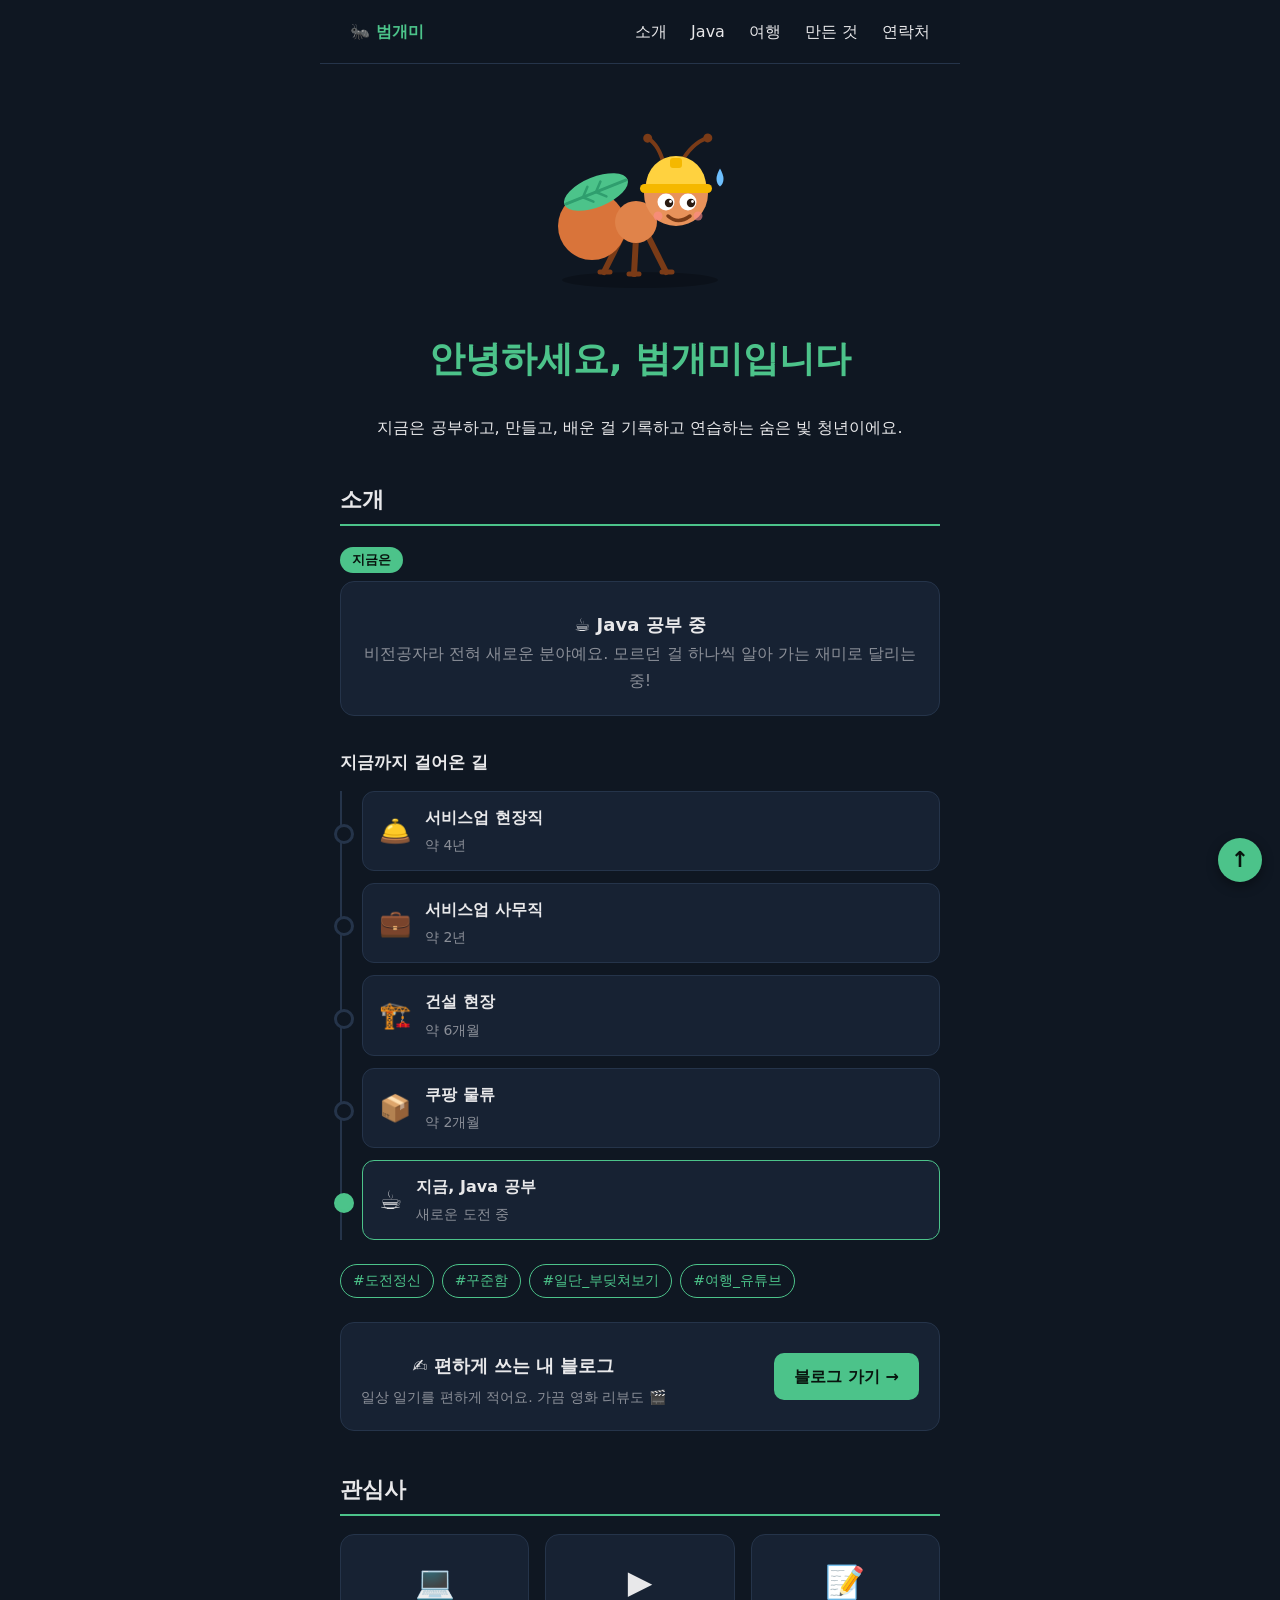
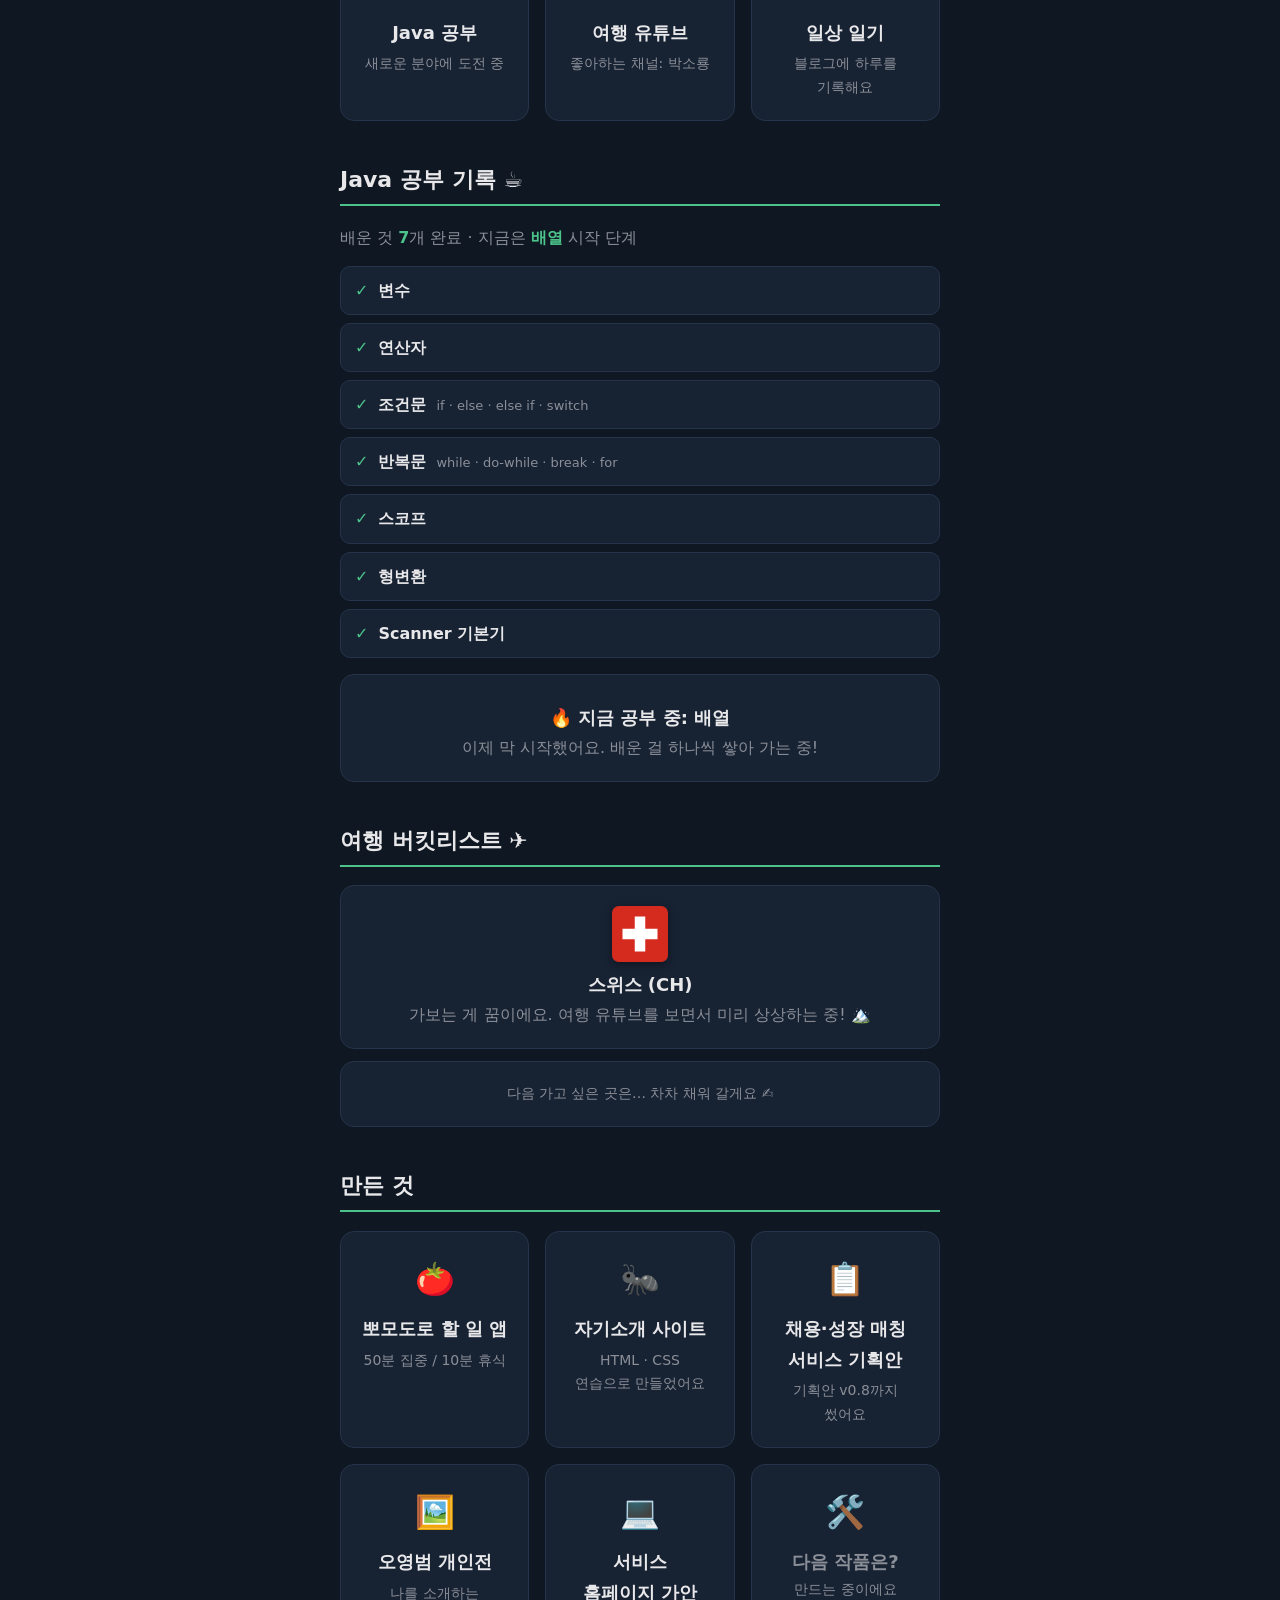
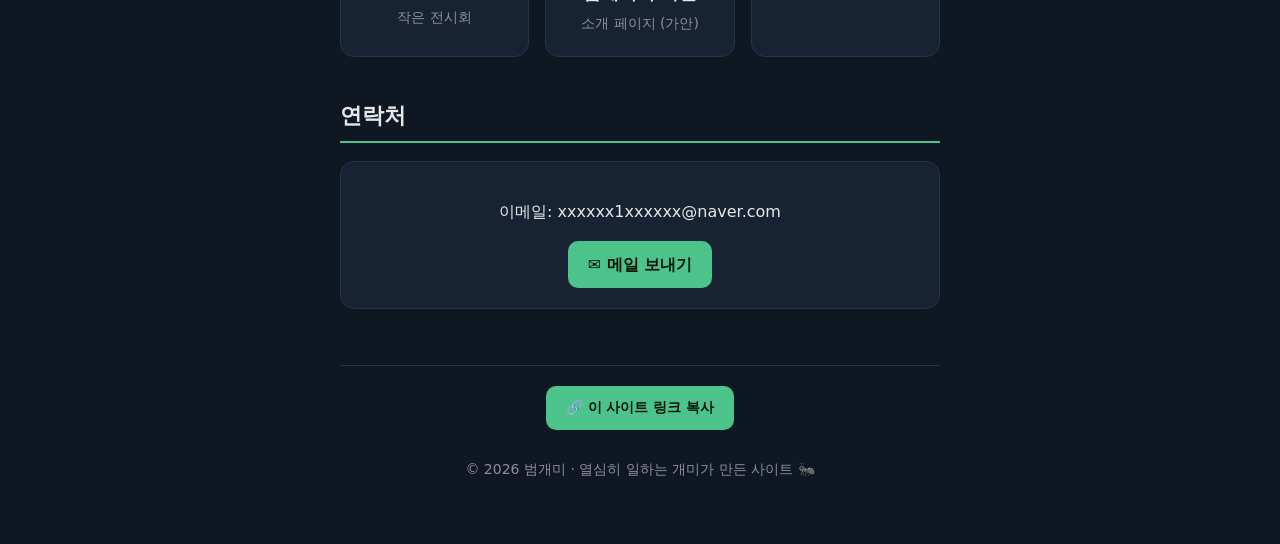
<file: index.html>
<!doctype html>
<html lang="ko">
<head>
  <meta charset="utf-8">
  <meta name="viewport" content="width=device-width, initial-scale=1">
  <title>범개미의 자기소개 페이지</title>
  <meta name="description" content="Java를 공부하는 숨은 빛 청년, 범개미의 자기소개 사이트">

  <!-- 링크를 공유했을 때 보이는 카드 (카카오톡, 디스코드 등) -->
  <meta property="og:type" content="website">
  <meta property="og:title" content="범개미의 자기소개 페이지">
  <meta property="og:description" content="Java를 공부하는 숨은 빛 청년의 사이트 🐜">
  <meta property="og:url" content="https://beom-ant.github.io/">
  <meta property="og:image" content="https://beom-ant.github.io/preview.png">
  <meta property="og:image:width" content="1200">
  <meta property="og:image:height" content="630">
  <meta name="twitter:card" content="summary_large_image">

  <link rel="icon" href="ant.svg" type="image/svg+xml">
  <link rel="stylesheet" href="style.css?v=4">
</head>
<body>

  <!-- 위쪽 메뉴: 스크롤해도 따라와요 -->
  <nav class="menu">
    <a class="logo" href="#top">🐜 범개미</a>
    <ul>
      <li><a href="#about">소개</a></li>
      <li><a href="#java">Java</a></li>
      <li><a href="#travel">여행</a></li>
      <li><a href="#projects">만든 것</a></li>
      <li><a href="#contact">연락처</a></li>
    </ul>
  </nav>

  <!-- 첫 화면: 그림 + 인사 -->
  <header class="hero" id="top">
    <img class="ant" src="ant.svg" alt="안전모를 쓰고 나뭇잎을 나르는 열심히 일하는 개미 만화">
    <h1>안녕하세요, 범개미입니다</h1>
    <p>지금은 공부하고, 만들고, 배운 걸 기록하고 연습하는 숨은 빛 청년이에요.</p>
  </header>

  <!-- 소개 -->
  <section id="about">
    <h2>소개</h2>
    <!-- 한 줄 요약 -->
    <p class="badge">지금은</p>
    <div class="card left now">
      <h3>☕ Java 공부 중</h3>
      <p>비전공자라 전혀 새로운 분야예요. 모르던 걸 하나씩 알아 가는 재미로 달리는 중!</p>
    </div>

    <!-- 걸어온 길: 타임라인 -->
    <h3 class="sub">지금까지 걸어온 길</h3>
    <ol class="timeline">
      <li><span class="icon">🛎️</span><div><strong>서비스업 현장직</strong><span class="when">약 4년</span></div></li>
      <li><span class="icon">💼</span><div><strong>서비스업 사무직</strong><span class="when">약 2년</span></div></li>
      <li><span class="icon">🏗️</span><div><strong>건설 현장</strong><span class="when">약 6개월</span></div></li>
      <li><span class="icon">📦</span><div><strong>쿠팡 물류</strong><span class="when">약 2개월</span></div></li>
      <li class="now-step"><span class="icon">☕</span><div><strong>지금, Java 공부</strong><span class="when">새로운 도전 중</span></div></li>
    </ol>

    <!-- 키워드 -->
    <div class="tags">
      <span class="tag">#도전정신</span>
      <span class="tag">#꾸준함</span>
      <span class="tag">#일단_부딪쳐보기</span>
      <span class="tag">#여행_유튜브</span>
    </div>

    <!-- 블로그 -->
    <div class="card blog">
      <div>
        <h3>✍️ 편하게 쓰는 내 블로그</h3>
        <p class="small">일상 일기를 편하게 적어요. 가끔 영화 리뷰도 🎬</p>
      </div>
      <a class="btn" href="https://blog.naver.com/beomgaemi" target="_blank" rel="noopener noreferrer">블로그 가기 →</a>
    </div>
  </section>

  <!-- 관심사 -->
  <section id="interests">
    <h2>관심사</h2>
    <div class="cards">
      <article class="card">
        <span class="emoji">💻</span>
        <h3>Java 공부</h3>
        <p class="small">새로운 분야에 도전 중</p>
      </article>
      <article class="card">
        <span class="emoji">▶️</span>
        <h3>여행 유튜브</h3>
        <p class="small">좋아하는 채널: 박소룡</p>
      </article>
      <article class="card">
        <span class="emoji">📝</span>
        <h3>일상 일기</h3>
        <p class="small">블로그에 하루를 기록해요</p>
      </article>
    </div>
  </section>

  <!-- Java 공부 기록 -->
  <section id="java">
    <h2>Java 공부 기록 ☕</h2>
    <p class="status">배운 것 <b>7</b>개 완료 · 지금은 <b>배열</b> 시작 단계</p>

    <ul class="topics">
      <li><strong>변수</strong></li>
      <li><strong>연산자</strong></li>
      <li><strong>조건문</strong><small>if · else · else if · switch</small></li>
      <li><strong>반복문</strong><small>while · do-while · break · for</small></li>
      <li><strong>스코프</strong></li>
      <li><strong>형변환</strong></li>
      <li><strong>Scanner 기본기</strong></li>
    </ul>

    <div class="card left now">
      <h3>🔥 지금 공부 중: 배열</h3>
      <p>이제 막 시작했어요. 배운 걸 하나씩 쌓아 가는 중!</p>
    </div>
  </section>

  <!-- 여행 버킷리스트 -->
  <section id="travel">
    <h2>여행 버킷리스트 ✈️</h2>
    <div class="card dream">
      <svg class="flag" viewBox="0 0 32 32" width="56" height="56" role="img" aria-label="스위스 국기">
        <rect width="32" height="32" rx="4" fill="#d52b1e"/>
        <path fill="#fff" d="M13 6h6v7h7v6h-7v7h-6v-7H6v-6h7z"/>
      </svg>
      <h3>스위스 (CH)</h3>
      <p>가보는 게 꿈이에요. 여행 유튜브를 보면서 미리 상상하는 중! 🏔️</p>
    </div>
    <div class="card empty-card">
      <p class="small">다음 가고 싶은 곳은… 차차 채워 갈게요 ✍️</p>
    </div>
  </section>

  <!-- 만든 것 -->
  <section id="projects">
    <h2>만든 것</h2>
    <div class="cards">
      <a class="card link" href="pomodoro.html">
        <span class="emoji">🍅</span>
        <h3>뽀모도로 할 일 앱</h3>
        <p class="small">50분 집중 / 10분 휴식</p>
      </a>
      <a class="card link" href="#top">
        <span class="emoji">🐜</span>
        <h3>자기소개 사이트</h3>
        <p class="small">HTML · CSS 연습으로 만들었어요</p>
      </a>
      <a class="card link" href="service-plan.pdf" target="_blank" rel="noopener">
        <span class="emoji">📋</span>
        <h3>채용·성장 매칭 서비스 기획안</h3>
        <p class="small">기획안 v0.8까지 썼어요</p>
      </a>
      <a class="card link" href="exhibition.html">
        <span class="emoji">🖼️</span>
        <h3>오영범 개인전</h3>
        <p class="small">나를 소개하는 작은 전시회</p>
      </a>
      <a class="card link" href="https://claude.ai/artifact/XEnR5eN2AWKjBMB6P31nBs" target="_blank" rel="noopener">
        <span class="emoji">💻</span>
        <h3>서비스 홈페이지 가안</h3>
        <p class="small">소개 페이지 (가안)</p>
      </a>
      <div class="card empty-card">
        <span class="emoji">🛠️</span>
        <h3>다음 작품은?</h3>
        <p class="small">만드는 중이에요</p>
      </div>
    </div>
  </section>

  <!-- 연락처 -->
  <section id="contact">
    <h2>연락처</h2>
    <div class="card">
      <p>이메일: xxxxxx1xxxxxx@naver.com</p>
      <a class="btn"
         href="mailto:xxxxxx1xxxxxx@naver.com?subject=%EC%95%88%EB%85%95%ED%95%98%EC%84%B8%EC%9A%94%20%EB%B2%94%EA%B0%9C%EB%AF%B8%EB%8B%98&body=%EC%95%88%EB%85%95%ED%95%98%EC%84%B8%EC%9A%94%2C%20">
        ✉️ 메일 보내기
      </a>
    </div>
  </section>

  <!-- 맨 아래 -->
  <footer class="footer">
    <button class="btn" id="copyBtn" type="button">🔗 이 사이트 링크 복사</button>
    <p>© 2026 범개미 · 열심히 일하는 개미가 만든 사이트 🐜</p>
  </footer>

  <!-- 맨 위로 버튼 -->
  <a class="to-top" href="#top" aria-label="맨 위로">↑</a>

  <script>
    // "링크 복사" 버튼: 누르면 지금 주소를 복사해요
    const copyBtn = document.getElementById('copyBtn');
    copyBtn.addEventListener('click', async () => {
      const url = location.href.split('#')[0];
      try {
        await navigator.clipboard.writeText(url);
      } catch (e) {
        const t = document.createElement('textarea');   // 옛날 방식 (예비)
        t.value = url;
        document.body.appendChild(t);
        t.select();
        document.execCommand('copy');
        t.remove();
      }
      copyBtn.textContent = '✅ 복사했어요!';
      setTimeout(() => { copyBtn.textContent = '🔗 이 사이트 링크 복사'; }, 2000);
    });
  </script>

</body>
</html>
</file>
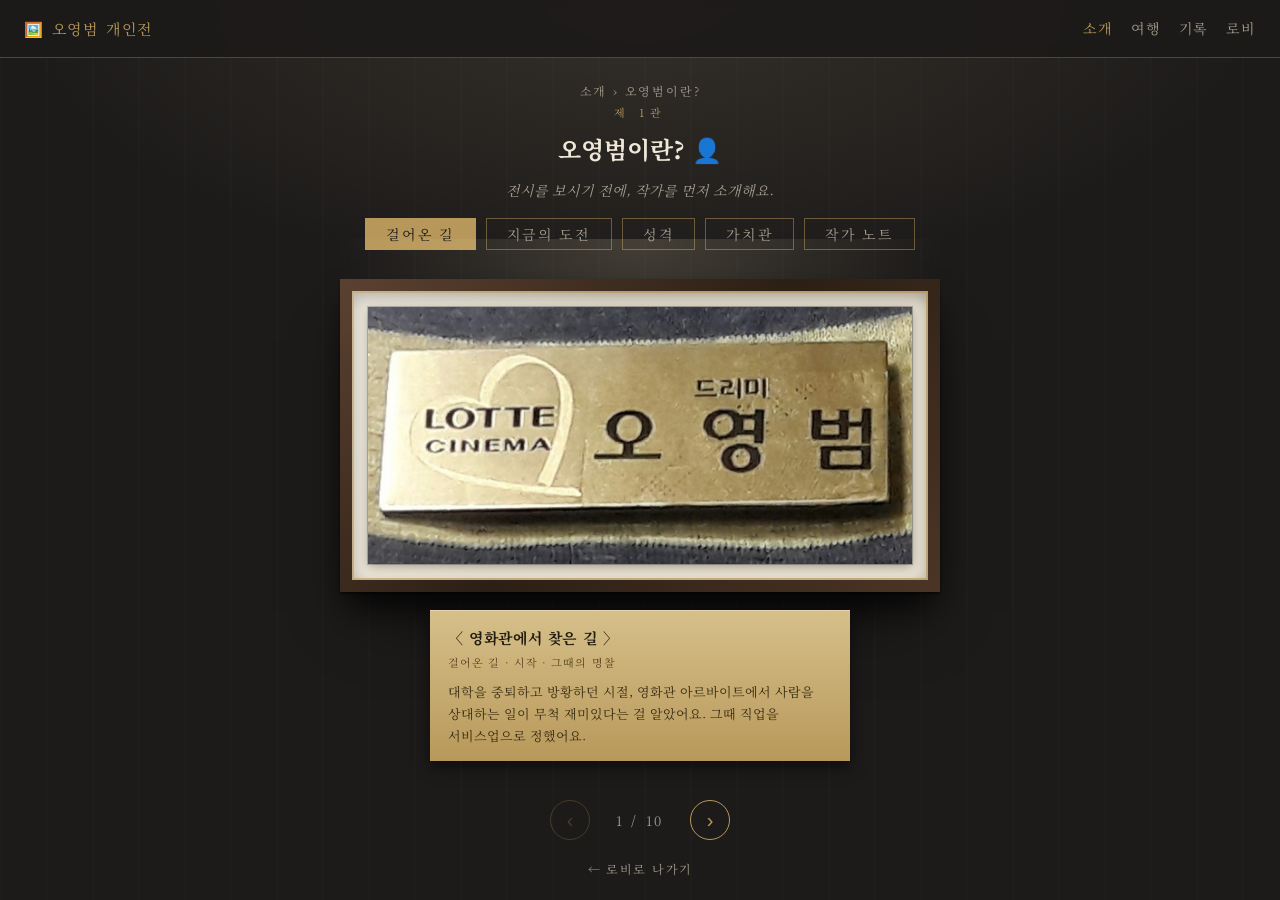
<file: about.html>
<!doctype html>
<html lang="ko">
<head>
  <meta charset="utf-8">
  <meta name="viewport" content="width=device-width, initial-scale=1">
  <title>오영범이란? · 오영범 개인전</title>
  <meta name="description" content="오영범 개인전 제1관: 작가 소개">
  <link rel="icon" href="ant.svg" type="image/svg+xml">
  <link rel="preconnect" href="https://fonts.googleapis.com">
  <link rel="preconnect" href="https://fonts.gstatic.com" crossorigin>
  <link rel="stylesheet" href="https://fonts.googleapis.com/css2?family=Noto+Serif+KR:wght@400;700&display=swap">
  <link rel="stylesheet" href="exhibition.css?v=13">
</head>
<body class="gallery room">

  <nav class="menu">
    <a class="logo" href="exhibition.html">🖼️ 오영범 개인전</a>
    <ul>
      <li class="has-sub">
        <a href="about.html" aria-current="page">소개</a>
        <ul class="submenu">
          <li><a href="about.html#path">걸어온 길</a></li>
          <li><a href="about.html#challenge">지금의 도전</a></li>
          <li><a href="about.html#personality">성격</a></li>
          <li><a href="about.html#values">가치관</a></li>
          <li><a href="about.html#note">작가 노트</a></li>
        </ul>
      </li>
      <li class="has-sub">
        <a href="domestic.html">여행</a>
        <ul class="submenu">
          <li><a href="domestic.html">국내</a></li>
          <li><a href="overseas.html">국외</a></li>
        </ul>
      </li>
      <li><a href="records.html">기록</a></li>
      <li><a href="exhibition.html">로비</a></li>
    </ul>
  </nav>

  <main class="room-page">
    <div class="room-head">
      <p class="crumb">소개 › 오영범이란?</p>
      <p class="room-no">제 1관</p>
      <h2>오영범이란? 👤</h2>
      <p class="room-intro">전시를 보시기 전에, 작가를 먼저 소개해요.</p>
    </div>

    <div class="tabs" role="tablist" aria-label="소분류"></div>

    <div class="stage">

      <!-- 소분류: 걸어온 길 -->
      <div class="sub" data-slug="path" data-name="걸어온 길">
        <h3 class="sub-title"><small>소분류</small>걸어온 길</h3>

        <figure class="frame">
          <div class="art photo">
            <img src="photos/cinema-nametag.jpg" alt="롯데시네마 아르바이트 시절의 명찰, 드리미 오영범" width="1200" height="568">
          </div>
          <figcaption class="plate">
            <strong>〈 영화관에서 찾은 길 〉</strong>
            <span class="meta">걸어온 길 · 시작 · 그때의 명찰</span>
            <span class="desc">대학을 중퇴하고 방황하던 시절, 영화관 아르바이트에서 사람을 상대하는 일이 무척 재미있다는 걸 알았어요. 그때 직업을 서비스업으로 정했어요.</span>
          </figcaption>
        </figure>

        <figure class="frame">
          <div class="art photo">
            <img src="photos/field-job.jpg" alt="리본 머리띠를 하고 마스크를 쓴 채 쓰레기봉투를 들고 쭈그려 앉은 현장 시절의 모습" width="882" height="913">
          </div>
          <figcaption class="plate">
            <strong>〈 서비스업 현장직 〉</strong>
            <span class="meta">걸어온 길 · 약 4년 · 그때의 모습</span>
            <span class="desc">프리미엄 뷔페에서 손님을 응대하는 일이 좋았어요. 서비스업 현장에서 약 4년을 보냈어요.</span>
          </figcaption>
        </figure>

        <figure class="frame">
          <div class="art photo">
            <img src="photos/tired.jpg" alt="창가에 늘어져 이쪽을 바라보는 하얀 고양이" width="1200" height="793">
          </div>
          <figcaption class="plate">
            <strong>〈 사람에 지쳐 가던 때 〉</strong>
            <span class="meta">걸어온 길 · 전환점 · 그때의 마음</span>
            <span class="desc">사람 상대가 좋아서 시작한 일이었지만, 현장에서 어려운 순간도 많았어요. 그러다 사람에 조금씩 지쳐 가던 때, 대표님이 좋은 기회를 주셨어요.</span>
          </figcaption>
        </figure>

        <figure class="frame">
          <div class="art photo">
            <img src="photos/purchasing.jpg" alt="안경을 쓰고 조끼를 입은 채 사무실에서 찍은 구매팀 시절의 셀카" width="675" height="1200">
          </div>
          <figcaption class="plate">
            <strong>〈 구매팀 〉</strong>
            <span class="meta">걸어온 길 · 서비스업 사무직 · 1년</span>
            <span class="desc">대표님이 주신 기회로 같은 회사 구매팀에 들어갔어요. 언젠가 장사를 하게 된다면 회사가 어떻게 굴러가는지 궁금했던 터라 좋은 기회였어요.</span>
          </figcaption>
        </figure>

        <figure class="frame">
          <div class="art photo">
            <img src="photos/hr.jpg" alt="탕비실 사용 후 뒷정리를 부탁하는 노란 포스트잇, 아래에 '새해 첫 주부터 저격당하는 밝은 미래 오영범'이라는 글" width="755" height="708">
          </div>
          <figcaption class="plate">
            <strong>〈 인사팀 〉</strong>
            <span class="meta">걸어온 길 · 서비스업 사무직 · 1년 3개월</span>
            <span class="desc">구매팀에서 일하다 팀 인원이 충원되면서 인사팀으로 옮겨 일했어요. 두 부서를 거치며 사람과 조직이 움직이는 방식을 배웠고, 그 뒤 새로운 길을 찾아 회사를 나왔어요.</span>
          </figcaption>
        </figure>

        <figure class="frame">
          <div class="art photo">
            <img src="photos/field-again.jpg" alt="얼굴을 가린 채 줄무늬 셔츠와 넥타이 차림으로 거울 앞에서 찍은 현장 복귀 시절의 모습" width="560" height="810">
          </div>
          <figcaption class="plate">
            <strong>〈 다시 현장으로 〉</strong>
            <span class="meta">걸어온 길 · 되돌아간 길 · 그때의 모습</span>
            <span class="desc">다른 곳에서 제안이 와 다시 서비스 현장으로 돌아갔지만, 적응하지 못하고 그만두었어요.</span>
          </figcaption>
        </figure>

        <figure class="frame">
          <div class="art photo">
            <img src="photos/factory.jpg" alt="마스크를 쓰고 얼굴 일부를 가린 채 공장 천장 아래에서 찍은 모습" width="1038" height="1323">
          </div>
          <figcaption class="plate">
            <strong>〈 혼자 일할 수 있는 곳을 찾아 〉</strong>
            <span class="meta">걸어온 길 · 지방 공장 · 약 1개월 · 그때의 모습</span>
            <span class="desc">사람에 지쳐 있던 터라, 혼자 일하면서 보수도 괜찮은 일을 찾다 지방 공장에 들어갔어요. 동료 대부분이 외국인이라 말이 통하지 않아 한 달 만에 그만두고, 바로 건설 현장으로 갔어요.</span>
          </figcaption>
        </figure>

        <figure class="frame">
          <div class="art photo">
            <img src="photos/construction.jpg" alt="안전모와 보안경, 헤드랜턴에 넥워머를 하고 비 오는 밤 건설 현장에서 찍은 모습" width="1032" height="1372">
          </div>
          <figcaption class="plate">
            <strong>〈 건설 현장 〉</strong>
            <span class="meta">걸어온 길 · 약 6개월 · 그때의 모습</span>
            <span class="desc">아무것도 없이 갑자기 일하러 간, 하나의 도전이었어요. 새로운 환경에 적응하며 몸으로 부딪히는 시간을 보냈어요.</span>
          </figcaption>
        </figure>

        <figure class="frame">
          <div class="art photo">
            <img src="photos/coupang.jpg" alt="넥워머를 하고 사무실 의자에서 찍은 물류 시절의 모습" width="1032" height="1372">
          </div>
          <figcaption class="plate">
            <strong>〈 쿠팡 물류 〉</strong>
            <span class="meta">걸어온 길 · 약 2개월 · 그때의 모습</span>
            <span class="desc">쿠팡 물류에서 약 2개월을 일했어요.</span>
          </figcaption>
        </figure>

        <figure class="frame">
          <div class="art"><span class="big">🧭</span></div>
          <figcaption class="plate">
            <strong>〈 경험하며 나를 알아가기 〉</strong>
            <span class="meta">걸어온 길 · 한 줄 정리</span>
            <span class="desc">서로 다른 일을 거치며 잘하는 것과 원하는 삶의 방향을 조금씩 알아 왔어요. 그 경험이 사람과 일을 바라보는 시야의 바탕이 되었어요.</span>
          </figcaption>
        </figure>
      </div>

      <!-- 소분류: 지금의 도전 -->
      <div class="sub" data-slug="challenge" data-name="지금의 도전">
        <h3 class="sub-title"><small>소분류</small>지금의 도전</h3>

        <figure class="frame">
          <div class="art"><span class="big">🌐</span></div>
          <figcaption class="plate">
            <strong>〈 AI가 기본이 된 세상에서 〉</strong>
            <span class="meta">도전 · 시작한 계기</span>
            <span class="desc">세상이 빠르게 바뀌면서 AI를 다루는 일이 기본이 되었어요. 그 속에서 어떤 진로를 갈 수 있을지 고민하다가 개발 쪽을 생각하게 됐어요.</span>
          </figcaption>
        </figure>

        <figure class="frame">
          <div class="art"><span class="big">☁️</span></div>
          <figcaption class="plate">
            <strong>〈 AI·클라우드와 백엔드로 〉</strong>
            <span class="meta">도전 · 새로운 진로</span>
            <span class="desc">AI·클라우드와 백엔드 개발로 진로를 넓히려고 기초부터 공부하고 있어요. 다시 초보자가 되는 일이 쉽지는 않지만, 모르는 것을 하나씩 이해하며 나아가요.</span>
          </figcaption>
        </figure>

        <figure class="frame">
          <div class="art"><span class="big">☕</span></div>
          <figcaption class="plate">
            <strong>〈 지금, Java 공부 〉</strong>
            <span class="meta">도전 · 비전공자 · 새로운 분야</span>
            <span class="desc">전혀 새로운 분야라서, 모르던 걸 하나씩 알아 가는 재미로 달리는 중이에요.</span>
          </figcaption>
        </figure>

        <figure class="frame">
          <div class="art"><span class="big">✅</span></div>
          <figcaption class="plate">
            <strong>〈 지금까지 배운 것 〉</strong>
            <span class="meta">7개 완료 · 지금은 배열</span>
            <span class="desc">변수, 연산자, 조건문, 반복문, 스코프, 형변환, Scanner 기본기까지 배웠어요.</span>
          </figcaption>
        </figure>

        <figure class="frame">
          <div class="art"><span class="big">🛠️</span></div>
          <figcaption class="plate">
            <strong>〈 현장 경험을 기술과 연결해 〉</strong>
            <span class="meta">목표 · 개발자</span>
            <span class="desc">이전의 현장 경험과 사람에 대한 이해를 기술과 연결해, 실제로 필요한 것을 만드는 개발자로 성장하고 싶어요.</span>
          </figcaption>
        </figure>
      </div>

      <!-- 소분류: 성격 -->
      <div class="sub" data-slug="personality" data-name="성격">
        <h3 class="sub-title"><small>소분류</small>성격</h3>

        <figure class="frame">
          <div class="art">
            <div class="tag-art">
              <span>#꼼꼼함</span>
              <span>#유쾌함</span>
              <span>#내성적</span>
              <span>#깔끔함</span>
            </div>
          </div>
          <figcaption class="plate">
            <strong>〈 나를 설명하는 네 마디 〉</strong>
            <span class="meta">성격 · 키워드</span>
            <span class="desc">꼼꼼하고, 유쾌하고, 내성적이고, 깔끔해요.</span>
          </figcaption>
        </figure>

        <figure class="frame">
          <div class="art"><span class="big">🌤️</span></div>
          <figcaption class="plate">
            <strong>〈 소극적이던 내가, 서비스업으로 〉</strong>
            <span class="meta">성격 · 변화</span>
            <span class="desc">예전에는 소극적이고 내성적이었어요. 서비스업에 도전하면서 성격이 많이 밝아졌어요.</span>
          </figcaption>
        </figure>

        <figure class="frame">
          <div class="art">
            <div class="tag-art">
              <span>#도전정신</span>
              <span>#꾸준함</span>
              <span>#일단_부딪쳐보기</span>
            </div>
          </div>
          <figcaption class="plate">
            <strong>〈 일단 부딪쳐보기 〉</strong>
            <span class="meta">성격 · 도전</span>
            <span class="desc">지나온 모든 과정이 일단 부딪혀보는 일이었어요.</span>
          </figcaption>
        </figure>

        <figure class="frame">
          <div class="art"><span class="big">🖋️</span></div>
          <figcaption class="plate">
            <strong>〈 솔직하게, 품격 있게 〉</strong>
            <span class="meta">성격 · 말과 글</span>
            <span class="desc">감정과 생각을 솔직하게 표현하는 편이에요. 남에게 보내는 글은 예의 있게 다듬고, 감정을 어떤 말과 태도로 전할지 고민해요.</span>
          </figcaption>
        </figure>

        <figure class="frame">
          <div class="art"><span class="big">🌿</span></div>
          <figcaption class="plate">
            <strong>〈 조용히 편안해지는 곳 〉</strong>
            <span class="meta">성격 · 쉼</span>
            <span class="desc">계속 무언가를 해내는 것만큼, 내가 어떤 분위기에서 편안해지는지 아는 것도 중요해요. 조용한 여행과 혼자 보내는 시간이 그런 순간이에요.</span>
          </figcaption>
        </figure>
      </div>

      <!-- 소분류: 가치관 -->
      <div class="sub" data-slug="values" data-name="가치관">
        <h3 class="sub-title"><small>소분류</small>가치관</h3>

        <figure class="frame">
          <div class="art"><span class="big">🏛️</span></div>
          <figcaption class="plate">
            <strong>〈 경험, 지혜, 품격 〉</strong>
            <span class="meta">가치관 · 가장 중요하게 여기는 것</span>
            <span class="desc">직접 겪으며 배우고, 그 배움을 판단의 기준으로 쌓아 가고 싶어요. 그 기준이 사람을 대하는 말과 태도에도 자연스럽게 드러나는 사람이 되려 해요.</span>
          </figcaption>
        </figure>

        <figure class="frame">
          <div class="art"><span class="big">💡</span></div>
          <figcaption class="plate">
            <strong>〈 이해가 돼야 내 것이 된다 〉</strong>
            <span class="meta">가치관 · 배움의 태도</span>
            <span class="desc">궁금한 것은 충분히 이해할 때까지 물어요. 그럴듯한 설명보다, 스스로 납득할 수 있는 이유를 중요하게 생각해요.</span>
          </figcaption>
        </figure>

        <figure class="frame">
          <div class="art"><span class="big">⚖️</span></div>
          <figcaption class="plate">
            <strong>〈 현실을 따지되, 호기심은 놓지 않고 〉</strong>
            <span class="meta">가치관 · 균형</span>
            <span class="desc">현실적인 조건을 따져 보면서도, 새로운 경험에 대한 호기심을 놓치지 않으려 해요.</span>
          </figcaption>
        </figure>
      </div>

      <!-- 소분류: 작가 노트 (전시장 마지막 벽) -->
      <div class="sub" data-slug="note" data-name="작가 노트">
        <h3 class="sub-title"><small>소분류</small>작가 노트</h3>

        <figure class="frame">
          <div class="art note">
            <p class="note-text">경험은 지혜가 되고,<br>지혜는 품격이 된다.</p>
          </div>
          <figcaption class="plate">
            <strong>〈 작가 노트 〉</strong>
            <span class="meta">오영범 · 경험 · 지혜 · 품격</span>
            <span class="desc">직접 겪으며 배우고, 그 배움이 말과 태도에 자연스럽게 드러나는 삶을 지향해요.</span>
          </figcaption>
        </figure>
      </div>

    </div>

    <div class="pager" aria-label="작품 넘기기">
      <button class="prev" type="button" aria-label="이전 작품">‹</button>
      <span class="counter" aria-live="polite"></span>
      <button class="next" type="button" aria-label="다음 작품">›</button>
    </div>

    <a class="back-lobby" href="exhibition.html">← 로비로 나가기</a>
  </main>

  <script src="exhibition.js"></script>
</body>
</html>
</file>
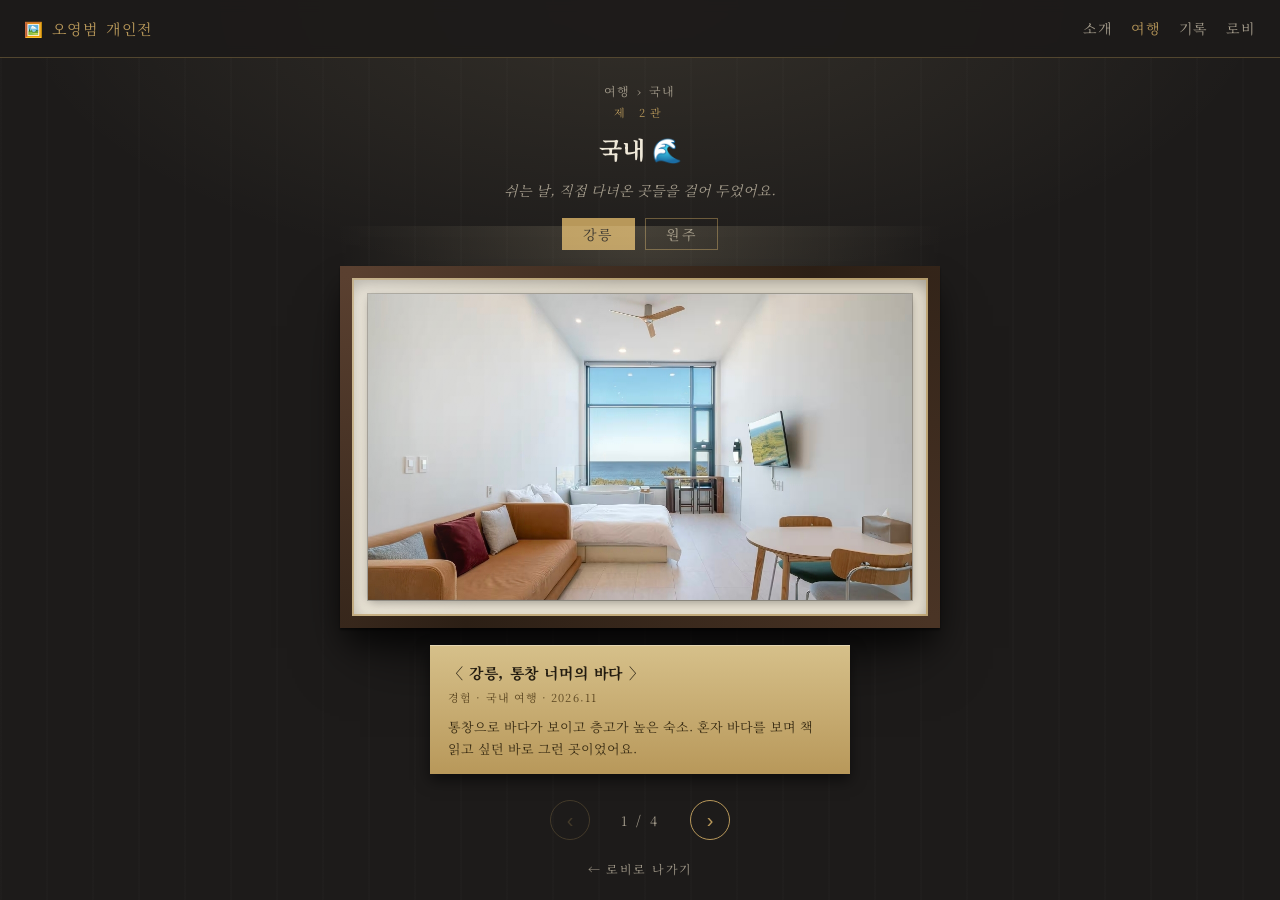
<file: domestic.html>
<!doctype html>
<html lang="ko">
<head>
  <meta charset="utf-8">
  <meta name="viewport" content="width=device-width, initial-scale=1">
  <title>국내 · 오영범 개인전</title>
  <meta name="description" content="오영범 개인전 제2관: 국내 여행">
  <link rel="icon" href="ant.svg" type="image/svg+xml">
  <link rel="preconnect" href="https://fonts.googleapis.com">
  <link rel="preconnect" href="https://fonts.gstatic.com" crossorigin>
  <link rel="stylesheet" href="https://fonts.googleapis.com/css2?family=Noto+Serif+KR:wght@400;700&display=swap">
  <link rel="stylesheet" href="exhibition.css?v=13">
</head>
<body class="gallery room">

  <nav class="menu">
    <a class="logo" href="exhibition.html">🖼️ 오영범 개인전</a>
    <ul>
      <li class="has-sub">
        <a href="about.html">소개</a>
        <ul class="submenu">
          <li><a href="about.html#path">걸어온 길</a></li>
          <li><a href="about.html#challenge">지금의 도전</a></li>
          <li><a href="about.html#personality">성격</a></li>
          <li><a href="about.html#values">가치관</a></li>
          <li><a href="about.html#note">작가 노트</a></li>
        </ul>
      </li>
      <li class="has-sub">
        <a href="domestic.html" aria-current="page">여행</a>
        <ul class="submenu">
          <li><a href="domestic.html">국내</a></li>
          <li><a href="overseas.html">국외</a></li>
        </ul>
      </li>
      <li><a href="records.html">기록</a></li>
      <li><a href="exhibition.html">로비</a></li>
    </ul>
  </nav>

  <main class="room-page">
    <div class="room-head">
      <p class="crumb">여행 › 국내</p>
      <p class="room-no">제 2관</p>
      <h2>국내 🌊</h2>
      <p class="room-intro">쉬는 날, 직접 다녀온 곳들을 걸어 두었어요.</p>
    </div>

    <!-- 소분류 탭이 여기에 만들어져요 -->
    <div class="tabs" role="tablist" aria-label="소분류"></div>

    <div class="stage">

      <!-- 소분류: 강릉 -->
      <div class="sub" data-slug="gangneung" data-name="강릉">
        <h3 class="sub-title"><small>소분류</small>강릉</h3>

        <figure class="frame">
          <div class="art photo">
            <img src="photos/gangneung.jpg" alt="통창 너머로 바다가 보이는 강릉 숙소의 방" width="1080" height="607">
          </div>
          <figcaption class="plate">
            <strong>〈 강릉, 통창 너머의 바다 〉</strong>
            <span class="meta">경험 · 국내 여행 · 2026.11</span>
            <span class="desc">통창으로 바다가 보이고 층고가 높은 숙소. 혼자 바다를 보며 책 읽고 싶던 바로 그런 곳이었어요.</span>
          </figcaption>
        </figure>

        <figure class="frame">
          <div class="art photo">
            <img src="photos/book-cover.png" alt="책 표지: 이토록 타인이 홀가분해지는 순간" width="586" height="929">
          </div>
          <figcaption class="plate">
            <strong>〈 이토록 타인이 홀가분해지는 순간 〉</strong>
            <span class="meta">독서 · 강릉 숙소에서</span>
            <span class="desc">네드라 글로버 타와브 지음. 바다를 보며 읽은 책이에요.</span>
          </figcaption>
        </figure>

        <figure class="frame">
          <div class="art photo">
            <img src="photos/food-day1-1.jpg" alt="김가루와 깨를 올린 감자옹심이" width="900" height="1200">
          </div>
          <figcaption class="plate">
            <strong>〈 감자옹심이 〉</strong>
            <span class="meta">먹은 것 · 강릉 · 첫째 날</span>
            <span class="desc">김가루를 듬뿍 올린 따뜻한 한 그릇이에요.</span>
          </figcaption>
        </figure>

        <figure class="frame">
          <div class="art photo">
            <img src="photos/food-day1-2.jpg" alt="노릇하게 부친 감자전과 양념장" width="900" height="1200">
          </div>
          <figcaption class="plate">
            <strong>〈 감자전 〉</strong>
            <span class="meta">먹은 것 · 강릉 · 첫째 날</span>
            <span class="desc">양념장 한 종지와 함께 먹었어요.</span>
          </figcaption>
        </figure>

      </div>

      <!-- 소분류: 원주 -->
      <div class="sub" data-slug="wonju" data-name="원주">
        <h3 class="sub-title"><small>소분류</small>원주</h3>

        <figure class="frame">
          <div class="art photo">
            <img src="photos/bridge.jpg" alt="가을 산 사이로 길게 이어진 파란 소금산 출렁다리" width="1200" height="900">
          </div>
          <figcaption class="plate">
            <strong>〈 소금산 출렁다리 〉</strong>
            <span class="meta">경험 · 원주</span>
            <span class="desc">출렁다리를 다녀온 날이에요.</span>
          </figcaption>
        </figure>

        <figure class="frame">
          <div class="art photo">
            <img src="photos/food-day2-1.jpg" alt="김가루와 계란을 올린 메밀막국수" width="1086" height="1164">
          </div>
          <figcaption class="plate">
            <strong>〈 메밀막국수 〉</strong>
            <span class="meta">먹은 것 · 원주</span>
            <span class="desc">소금산 출렁다리에 갔다가 먹었어요.</span>
          </figcaption>
        </figure>
      </div>

    </div>

    <!-- 이전 / 다음 -->
    <div class="pager" aria-label="작품 넘기기">
      <button class="prev" type="button" aria-label="이전 작품">‹</button>
      <span class="counter" aria-live="polite"></span>
      <button class="next" type="button" aria-label="다음 작품">›</button>
    </div>

    <a class="back-lobby" href="exhibition.html">← 로비로 나가기</a>
  </main>

  <script src="exhibition.js"></script>
</body>
</html>
</file>
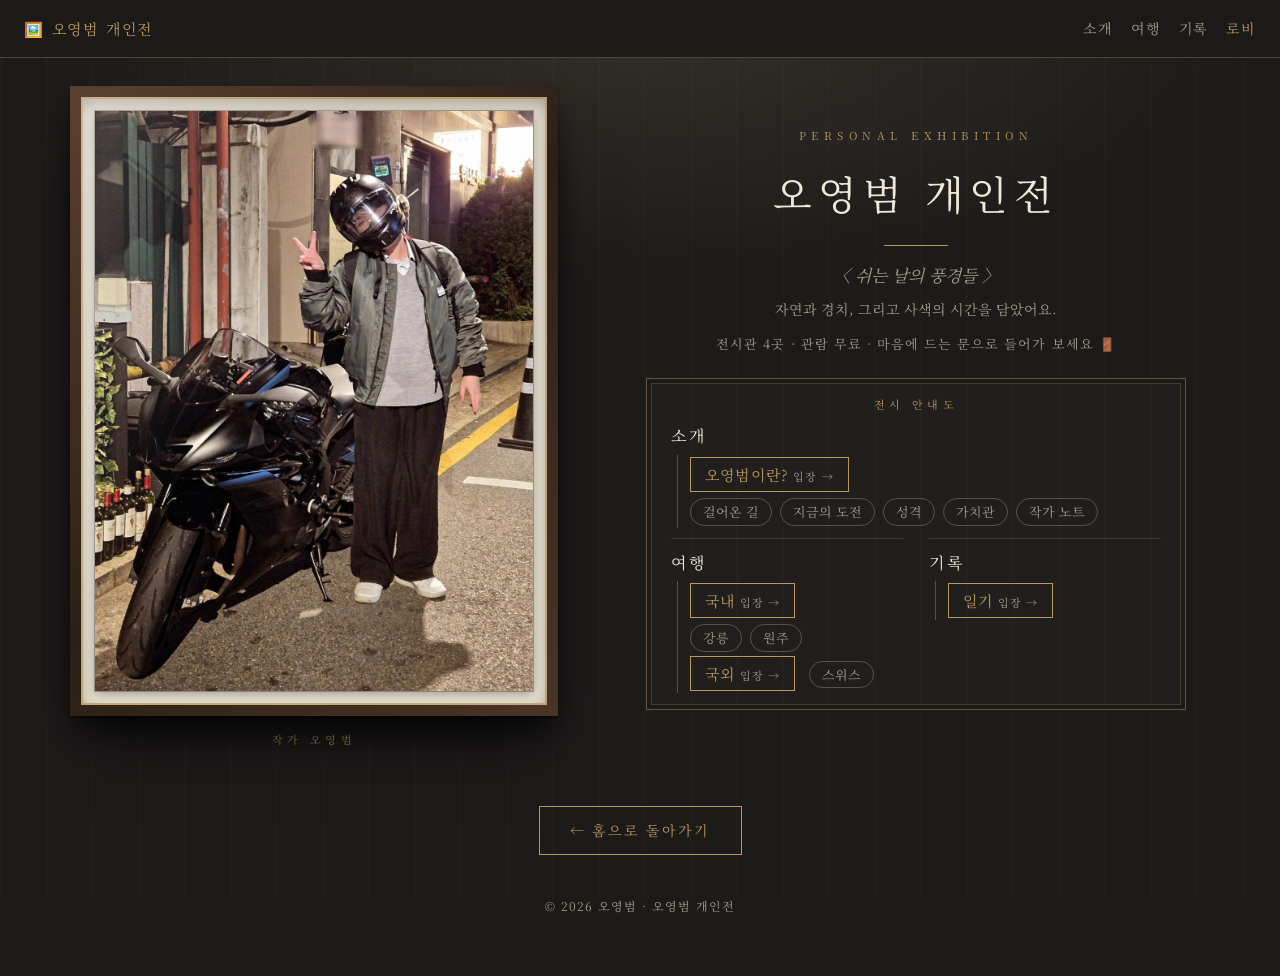
<file: exhibition.html>
<!doctype html>
<html lang="ko">
<head>
  <meta charset="utf-8">
  <meta name="viewport" content="width=device-width, initial-scale=1">
  <title>오영범 개인전</title>
  <meta name="description" content="쉬는 날의 풍경들 - 오영범의 작은 개인 전시회">
  <link rel="icon" href="ant.svg" type="image/svg+xml">
  <!-- 명조 계열 글꼴 (인터넷이 없어도 batang으로 대신 보여요) -->
  <link rel="preconnect" href="https://fonts.googleapis.com">
  <link rel="preconnect" href="https://fonts.gstatic.com" crossorigin>
  <link rel="stylesheet" href="https://fonts.googleapis.com/css2?family=Noto+Serif+KR:wght@400;700&display=swap">
  <link rel="stylesheet" href="exhibition.css?v=17">
</head>
<body class="gallery">

  <!-- 위쪽 메뉴 -->
  <nav class="menu">
    <a class="logo" href="exhibition.html">🖼️ 오영범 개인전</a>
    <ul>
      <li class="has-sub">
        <a href="about.html">소개</a>
        <ul class="submenu">
          <li><a href="about.html#path">걸어온 길</a></li>
          <li><a href="about.html#challenge">지금의 도전</a></li>
          <li><a href="about.html#personality">성격</a></li>
          <li><a href="about.html#values">가치관</a></li>
          <li><a href="about.html#note">작가 노트</a></li>
        </ul>
      </li>
      <li class="has-sub">
        <a href="domestic.html">여행</a>
        <ul class="submenu">
          <li><a href="domestic.html">국내</a></li>
          <li><a href="overseas.html">국외</a></li>
        </ul>
      </li>
      <li><a href="records.html">기록</a></li>
      <li><a href="exhibition.html" aria-current="page">로비</a></li>
    </ul>
  </nav>

  <!-- 로비 (입구): 넓은 화면에서는 왼쪽에 작가 초상, 오른쪽에 제목과 안내도 -->
  <main class="lobby-wrap">

  <!-- 작가 초상: 로비 맨 앞에 걸린 액자 -->
  <figure class="lobby-portrait">
    <div class="art photo">
      <img src="photos/bike.jpg" alt="풀페이스 헬멧을 쓰고 브이를 하며 바이크 옆에 서 있는 오영범" width="1080" height="1430">
    </div>
    <figcaption>작가 오영범</figcaption>
  </figure>

  <div class="lobby-info">
  <header class="hero entrance" id="top">
    <p class="kicker">PERSONAL EXHIBITION</p>
    <h1>오영범 개인전</h1>
    <p class="subtitle">〈 쉬는 날의 풍경들 〉</p>
    <p class="preface">자연과 경치, 그리고 사색의 시간을 담았어요.</p>
    <p class="hall-info">전시관 4곳 · 관람 무료 · 마음에 드는 문으로 들어가 보세요 🚪</p>
  </header>

  <!-- 전시 안내도: 대분류 › 중분류 › 소분류 (누르면 그 전시관으로 들어가요) -->
  <aside class="map" id="map" aria-label="전시 안내도">
    <p class="map-title">전시 안내도</p>

    <div class="map-group">
      <p class="lv1">소개</p>
      <div class="lv2-row">
        <a class="lv2 door" href="about.html">오영범이란?</a>
        <span class="lv3-list">
          <a href="about.html#path">걸어온 길</a>
          <a href="about.html#challenge">지금의 도전</a>
          <a href="about.html#personality">성격</a>
          <a href="about.html#values">가치관</a>
          <a href="about.html#note">작가 노트</a>
        </span>
      </div>
    </div>

    <div class="map-group">
      <p class="lv1">여행</p>
      <div class="lv2-row">
        <a class="lv2 door" href="domestic.html">국내</a>
        <span class="lv3-list">
          <a href="domestic.html#gangneung">강릉</a>
          <a href="domestic.html#wonju">원주</a>
        </span>
      </div>
      <div class="lv2-row">
        <a class="lv2 door" href="overseas.html">국외</a>
        <span class="lv3-list">
          <a href="overseas.html#switzerland">스위스</a>
        </span>
      </div>
    </div>

    <div class="map-group">
      <p class="lv1">기록</p>
      <div class="lv2-row">
        <a class="lv2 door" href="records.html">일기</a>
      </div>
    </div>
  </aside>
  </div>
  </main>

  <!-- 출구 -->
  <footer class="footer exit">
    <a class="btn" href="index.html">← 홈으로 돌아가기</a>
    <p>© 2026 오영범 · 오영범 개인전</p>
  </footer>

</body>
</html>
</file>
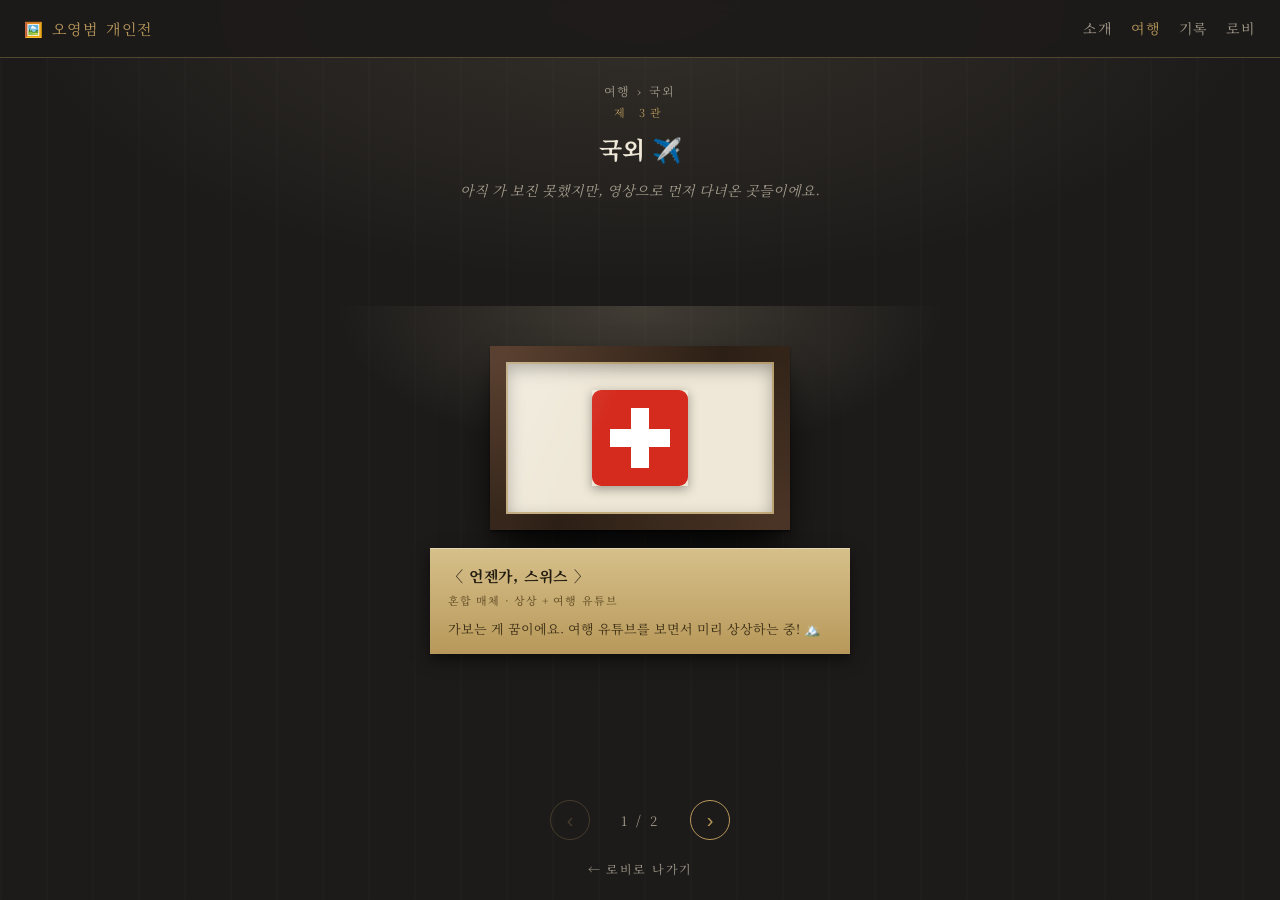
<file: overseas.html>
<!doctype html>
<html lang="ko">
<head>
  <meta charset="utf-8">
  <meta name="viewport" content="width=device-width, initial-scale=1">
  <title>국외 · 오영범 개인전</title>
  <meta name="description" content="오영범 개인전 제3관: 국외 여행">
  <link rel="icon" href="ant.svg" type="image/svg+xml">
  <link rel="preconnect" href="https://fonts.googleapis.com">
  <link rel="preconnect" href="https://fonts.gstatic.com" crossorigin>
  <link rel="stylesheet" href="https://fonts.googleapis.com/css2?family=Noto+Serif+KR:wght@400;700&display=swap">
  <link rel="stylesheet" href="exhibition.css?v=13">
</head>
<body class="gallery room">

  <nav class="menu">
    <a class="logo" href="exhibition.html">🖼️ 오영범 개인전</a>
    <ul>
      <li class="has-sub">
        <a href="about.html">소개</a>
        <ul class="submenu">
          <li><a href="about.html#path">걸어온 길</a></li>
          <li><a href="about.html#challenge">지금의 도전</a></li>
          <li><a href="about.html#personality">성격</a></li>
          <li><a href="about.html#values">가치관</a></li>
          <li><a href="about.html#note">작가 노트</a></li>
        </ul>
      </li>
      <li class="has-sub">
        <a href="domestic.html" aria-current="page">여행</a>
        <ul class="submenu">
          <li><a href="domestic.html">국내</a></li>
          <li><a href="overseas.html">국외</a></li>
        </ul>
      </li>
      <li><a href="records.html">기록</a></li>
      <li><a href="exhibition.html">로비</a></li>
    </ul>
  </nav>

  <main class="room-page">
    <div class="room-head">
      <p class="crumb">여행 › 국외</p>
      <p class="room-no">제 3관</p>
      <h2>국외 ✈️</h2>
      <p class="room-intro">아직 가 보진 못했지만, 영상으로 먼저 다녀온 곳들이에요.</p>
    </div>

    <div class="tabs" role="tablist" aria-label="소분류"></div>

    <div class="stage">

      <!-- 소분류: 스위스 -->
      <div class="sub" data-slug="switzerland" data-name="스위스">
        <h3 class="sub-title"><small>소분류</small>스위스</h3>

        <figure class="frame">
          <div class="art">
            <svg viewBox="0 0 32 32" width="96" height="96" role="img" aria-label="스위스 국기">
              <rect width="32" height="32" rx="3" fill="#d52b1e"/>
              <path fill="#fff" d="M13 6h6v7h7v6h-7v7h-6v-7H6v-6h7z"/>
            </svg>
          </div>
          <figcaption class="plate">
            <strong>〈 언젠가, 스위스 〉</strong>
            <span class="meta">혼합 매체 · 상상 + 여행 유튜브</span>
            <span class="desc">가보는 게 꿈이에요. 여행 유튜브를 보면서 미리 상상하는 중! 🏔️</span>
          </figcaption>
        </figure>

        <figure class="frame">
          <div class="art">
            <span class="big">▶️</span>
          </div>
          <figcaption class="plate">
            <strong>〈 좋아하는 채널, 박소룡 〉</strong>
            <span class="meta">영상 · 여행 유튜브 채널</span>
            <span class="desc">좋아하는 여행 유튜브 채널이에요.</span>
          </figcaption>
        </figure>
      </div>

    </div>

    <div class="pager" aria-label="작품 넘기기">
      <button class="prev" type="button" aria-label="이전 작품">‹</button>
      <span class="counter" aria-live="polite"></span>
      <button class="next" type="button" aria-label="다음 작품">›</button>
    </div>

    <a class="back-lobby" href="exhibition.html">← 로비로 나가기</a>
  </main>

  <script src="exhibition.js"></script>
</body>
</html>
</file>
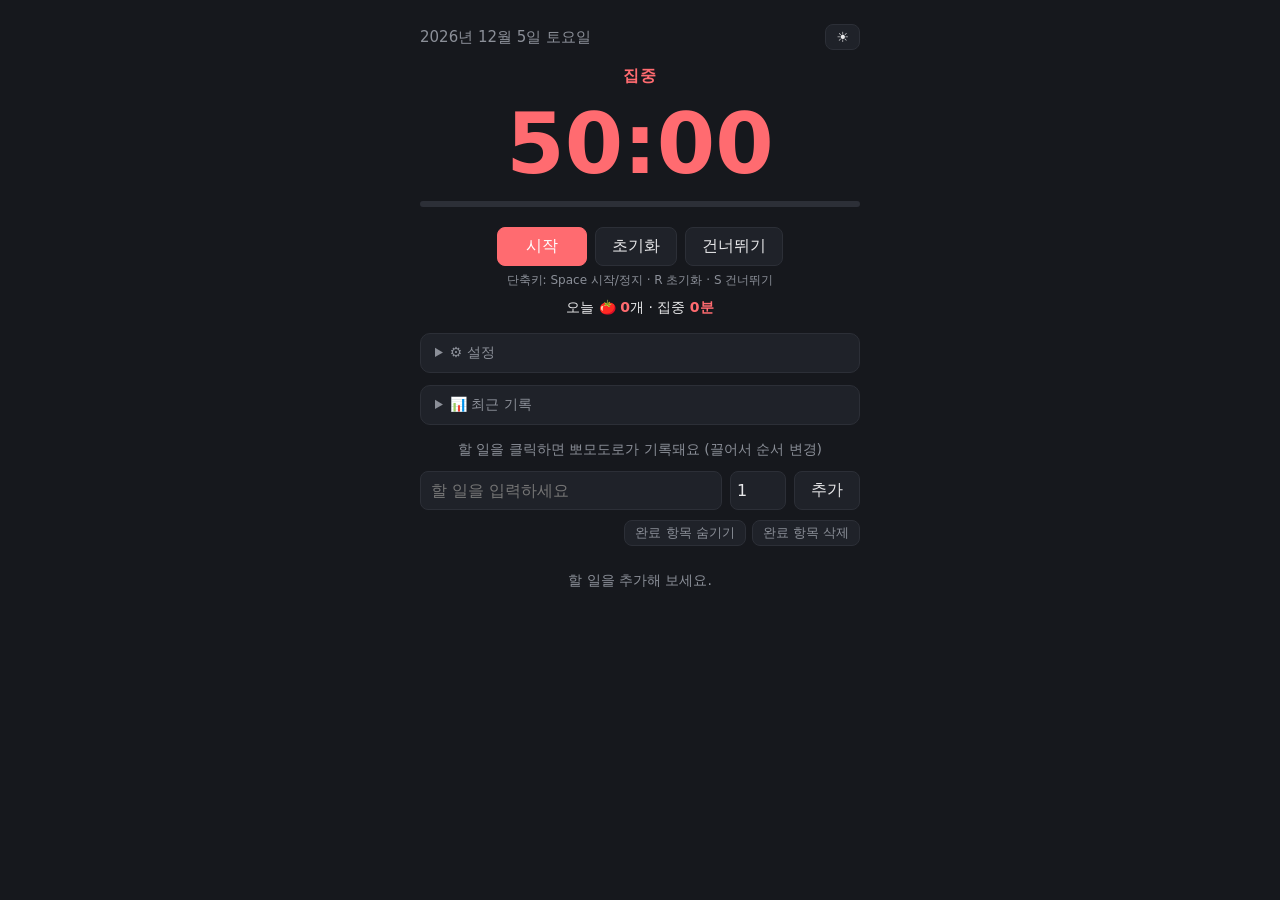
<file: pomodoro.html>
<!doctype html>
<html lang="ko">
<head>
<meta charset="utf-8">
<meta name="viewport" content="width=device-width, initial-scale=1">
<title>뽀모도로 할 일</title>
<style>
  :root {
    --bg:#16181d; --fg:#e8e8ea; --muted:#8b8f98; --line:#2c2f37; --card:#1f2229; --hover:#2a2e37;
    --work:#ff6b70; --rest:#4cc38a; --long:#5aa9ff; --accent:var(--work); color-scheme:dark;
  }
  :root[data-theme=light] {
    --bg:#ffffff; --fg:#222; --muted:#80848c; --line:#e6e6e6; --card:#f6f6f7; --hover:#ececee;
    --work:#e5484d; --rest:#2f9e6e; --long:#2a7fd4; color-scheme:light;
  }
  body.short { --accent:var(--rest); }
  body.long { --accent:var(--long); }
  * { box-sizing:border-box; }
  body { margin:0; background:var(--bg); color:var(--fg); font-family:"Malgun Gothic",system-ui,sans-serif; display:flex; justify-content:center; padding:24px 16px 48px; }
  main { width:100%; max-width:440px; }
  .top { display:flex; justify-content:space-between; align-items:center; color:var(--muted); font-size:15px; margin-bottom:16px; }
  .top button { padding:4px 10px; font-size:14px; }
  .mode { text-align:center; font-weight:700; color:var(--accent); letter-spacing:.05em; }
  .time { text-align:center; font-size:84px; font-weight:700; font-variant-numeric:tabular-nums; margin:8px 0; color:var(--accent); }
  .bar { height:6px; background:var(--line); border-radius:3px; overflow:hidden; }
  .bar > i { display:block; height:100%; width:0; background:var(--accent); transition:width .3s linear; }
  .btns { display:flex; gap:8px; justify-content:center; margin:20px 0 6px; }
  button { font:inherit; cursor:pointer; border:1px solid var(--line); background:var(--card); color:var(--fg); padding:8px 16px; border-radius:8px; }
  button:hover { background:var(--hover); }
  button.primary { background:var(--accent); color:#fff; border-color:var(--accent); min-width:90px; }
  button.primary:hover { opacity:.9; }
  .hint { text-align:center; color:var(--muted); font-size:12px; margin-bottom:10px; }
  .today { text-align:center; font-size:14px; margin-bottom:16px; }
  .today b { color:var(--accent); }

  details { border:1px solid var(--line); border-radius:10px; margin-bottom:12px; background:var(--card); }
  summary { cursor:pointer; padding:10px 14px; font-size:14px; color:var(--muted); user-select:none; }
  details[open] summary { border-bottom:1px solid var(--line); }
  .pad { padding:12px 14px; font-size:14px; }
  .row { display:flex; justify-content:space-between; align-items:center; gap:10px; margin-bottom:10px; }
  .row:last-child { margin-bottom:0; }
  .pad input[type=number], .pad select { width:80px; font:inherit; padding:4px 6px; border:1px solid var(--line); border-radius:6px; background:var(--bg); color:var(--fg); }
  .pad input[type=range] { width:120px; }
  table { width:100%; border-collapse:collapse; font-size:14px; }
  td, th { padding:5px 4px; text-align:right; }
  td:first-child, th:first-child { text-align:left; }
  th { color:var(--muted); font-weight:400; }

  .current { text-align:center; font-size:14px; color:var(--muted); margin:16px 0 10px; min-height:20px; }
  .current b { color:var(--fg); }
  form { display:flex; gap:8px; margin-bottom:10px; }
  input[type=text] { flex:1; min-width:0; font:inherit; padding:8px 10px; border:1px solid var(--line); border-radius:8px; background:var(--card); color:var(--fg); }
  form input[type=number] { width:56px; font:inherit; padding:8px 6px; border:1px solid var(--line); border-radius:8px; background:var(--card); color:var(--fg); }
  .tools { display:flex; justify-content:flex-end; gap:6px; margin-bottom:6px; }
  .tools button { padding:3px 10px; font-size:13px; color:var(--muted); }
  ul { list-style:none; padding:0; margin:0; }
  li { display:flex; align-items:center; gap:10px; padding:10px 8px; border-bottom:1px solid var(--line); cursor:pointer; }
  li.sel { background:var(--card); box-shadow:inset 3px 0 0 var(--accent); }
  li.done span.t { text-decoration:line-through; color:var(--muted); }
  li.dragging { opacity:.4; }
  li.over { border-top:2px solid var(--accent); }
  span.t { flex:1; word-break:break-all; }
  span.p { font-size:13px; color:var(--muted); white-space:nowrap; }
  .grip { color:var(--muted); cursor:grab; user-select:none; }
  li .x { border:none; padding:2px 8px; color:var(--muted); background:none; }
  li .x:hover { color:var(--work); }
  .empty { text-align:center; color:var(--muted); padding:20px; font-size:14px; }
</style>
</head>
<body>
<main>
  <div class="top">
    <span id="date"></span>
    <button id="themeBtn" title="테마 전환">🌙</button>
  </div>

  <div class="mode" id="mode">집중</div>
  <div class="time" id="time">50:00</div>
  <div class="bar"><i id="bar"></i></div>
  <div class="btns">
    <button class="primary" id="start">시작</button>
    <button id="reset">초기화</button>
    <button id="skip">건너뛰기</button>
  </div>
  <div class="hint">단축키: Space 시작/정지 · R 초기화 · S 건너뛰기</div>
  <div class="today" id="today"></div>

  <details id="settings">
    <summary>⚙ 설정</summary>
    <div class="pad">
      <div class="row"><label for="sWork">집중 (분)</label><input type="number" id="sWork" min="1" max="180"></div>
      <div class="row"><label for="sShort">짧은 휴식 (분)</label><input type="number" id="sShort" min="1" max="60"></div>
      <div class="row"><label for="sAuto">다음 단계 자동 시작</label><input type="checkbox" id="sAuto"></div>
      <div class="row"><label for="sNotify">브라우저 알림</label><input type="checkbox" id="sNotify"></div>
      <div class="row"><label for="sSound">알림음</label>
        <select id="sSound"><option value="beep">삐-</option><option value="bell">종소리</option><option value="digital">디지털</option><option value="off">끔</option></select></div>
      <div class="row"><label for="sVol">볼륨</label><input type="range" id="sVol" min="0" max="100"></div>
      <div class="row"><span></span><button id="testSound">알림음 들어보기</button></div>
    </div>
  </details>

  <details id="history">
    <summary>📊 최근 기록</summary>
    <div class="pad"><table id="histTable"></table></div>
  </details>

  <div class="current" id="current"></div>
  <form id="form">
    <input type="text" id="input" placeholder="할 일을 입력하세요" autocomplete="off">
    <input type="number" id="est" min="1" max="20" value="1" title="예상 뽀모도로 수">
    <button>추가</button>
  </form>
  <div class="tools">
    <button id="toggleDone"></button>
    <button id="clearDone">완료 항목 삭제</button>
  </div>
  <ul id="list"></ul>
</main>

<script>
const $ = id => document.getElementById(id);
const load = (k, d) => { try { return JSON.parse(localStorage.getItem(k)) ?? d; } catch { return d; } };
const save = (k, v) => { try { localStorage.setItem(k, JSON.stringify(v)); } catch {} };

/* ---------- 상태 ---------- */
const DEFAULTS = { work:50, short:10, long:15, every:4, auto:true, notify:false, sound:'beep', vol:50 };
let cfg = Object.assign({}, DEFAULTS, load('pomo.cfg', {}));
let tasks = load('pomo.tasks', []);          // {id,text,done,pomos,est}
let selected = load('pomo.sel', null);
let hist = load('pomo.hist', {});            // {'YYYY-MM-DD': {pomos, min}}
let hideDone = load('pomo.hideDone', false);
let theme = load('pomo.theme', 'dark');

let mode = 'work';                           // work | short | long
let cycle = 0;                               // 완료한 집중 횟수 (긴 휴식 판단용)
let remain = cfg.work * 60, endAt = null, timer = null;

const lenOf = m => (m === 'work' ? cfg.work : cfg.short) * 60;
const label = { work:'집중', short:'휴식' };
const fmt = s => String(Math.floor(s / 60)).padStart(2, '0') + ':' + String(s % 60).padStart(2, '0');
const todayKey = () => { const d = new Date(); return d.getFullYear() + '-' + String(d.getMonth() + 1).padStart(2, '0') + '-' + String(d.getDate()).padStart(2, '0'); };

/* ---------- 소리 / 알림 ---------- */
function playSound(type = cfg.sound) {
  if (type === 'off' || cfg.vol === 0) return;
  try {
    const c = new (window.AudioContext || window.webkitAudioContext)();
    const vol = cfg.vol / 100 * 0.4;
    const spec = {
      beep:    { wave:'sine',     freqs:[880, 880, 880],  gap:.25, len:.2 },
      bell:    { wave:'triangle', freqs:[660, 990],       gap:.45, len:.9 },
      digital: { wave:'square',   freqs:[1200, 900, 1200, 900], gap:.15, len:.1 },
    }[type];
    spec.freqs.forEach((f, i) => {
      const t = c.currentTime + i * spec.gap;
      const o = c.createOscillator(), g = c.createGain();
      o.type = spec.wave; o.frequency.value = f;
      o.connect(g); g.connect(c.destination);
      g.gain.setValueAtTime(vol, t);
      g.gain.exponentialRampToValueAtTime(.001, t + spec.len);
      o.start(t); o.stop(t + spec.len);
    });
  } catch {}
}
function notify(title, body) {
  if (!cfg.notify || !('Notification' in window) || Notification.permission !== 'granted') return;
  try { new Notification(title, { body }); } catch {}
}

/* ---------- 기록 ---------- */
function addHistory(min) {
  const k = todayKey();
  const h = hist[k] || { pomos:0, min:0 };
  h.pomos++; h.min += min; hist[k] = h;
  save('pomo.hist', hist);
}
function renderToday() {
  const h = hist[todayKey()] || { pomos:0, min:0 };
  const hh = Math.floor(h.min / 60), mm = h.min % 60;
  const t = hh ? hh + '시간 ' + mm + '분' : mm + '분';
  $('today').innerHTML = '오늘 🍅 <b>' + h.pomos + '</b>개 · 집중 <b>' + t + '</b>';
}
function renderHistory() {
  const rows = [];
  for (let i = 0; i < 7; i++) {
    const d = new Date(); d.setDate(d.getDate() - i);
    const k = d.getFullYear() + '-' + String(d.getMonth() + 1).padStart(2, '0') + '-' + String(d.getDate()).padStart(2, '0');
    const h = hist[k] || { pomos:0, min:0 };
    rows.push('<tr><td>' + (d.getMonth() + 1) + '/' + d.getDate() + (i === 0 ? ' (오늘)' : '') + '</td><td>🍅 ' + h.pomos + '</td><td>' + h.min + '분</td></tr>');
  }
  $('histTable').innerHTML = '<tr><th>날짜</th><th>뽀모도로</th><th>집중 시간</th></tr>' + rows.join('');
}

/* ---------- 타이머 ---------- */
function renderTimer() {
  const len = lenOf(mode);
  $('time').textContent = fmt(remain);
  $('mode').textContent = label[mode];
  $('bar').style.width = ((len - remain) / len * 100) + '%';
  $('start').textContent = timer ? '일시정지' : '시작';
  document.body.className = mode === 'work' ? '' : mode;
  document.title = (timer ? fmt(remain) + ' · ' : '') + label[mode] + ' - 뽀모도로';
}

function nextMode(fromWork) {
  if (!fromWork) return 'work';
  return 'short';
}

function finish() {
  const wasWork = mode === 'work';
  if (wasWork) {
    cycle++;
    addHistory(cfg.work);
    const t = tasks.find(t => t.id === selected);
    if (t) { t.pomos++; save('pomo.tasks', tasks); renderList(); }
    renderToday(); renderHistory();
  }
  mode = nextMode(wasWork);
  remain = lenOf(mode);
  playSound();
  notify(wasWork ? '집중 끝! 쉬어가요' : '휴식 끝! 다시 집중해요', label[mode] + ' ' + Math.round(remain / 60) + '분');
  if (cfg.auto) endAt = Date.now() + remain * 1000;
  else { clearInterval(timer); timer = null; }
}

function tick() {
  remain = Math.max(0, Math.round((endAt - Date.now()) / 1000));
  if (remain === 0) finish();
  renderTimer();
}

function toggle() {
  if (timer) { clearInterval(timer); timer = null; }
  else {
    if (cfg.notify && 'Notification' in window && Notification.permission === 'default') Notification.requestPermission();
    endAt = Date.now() + remain * 1000;
    timer = setInterval(tick, 250);
  }
  renderTimer();
}
function resetTimer() { clearInterval(timer); timer = null; remain = lenOf(mode); renderTimer(); }
function skip() {
  const running = !!timer;
  clearInterval(timer); timer = null;
  mode = nextMode(mode === 'work');
  remain = lenOf(mode);
  renderTimer();
  if (running) toggle();
}

$('start').onclick = toggle;
$('reset').onclick = resetTimer;
$('skip').onclick = skip;

document.addEventListener('keydown', e => {
  if (e.ctrlKey || e.metaKey || e.altKey) return;
  if (['INPUT', 'TEXTAREA', 'SELECT', 'BUTTON', 'SUMMARY'].includes(e.target.tagName)) return;
  if (e.code === 'Space') { e.preventDefault(); toggle(); }
  else if (e.key === 'r' || e.key === 'R') resetTimer();
  else if (e.key === 's' || e.key === 'S') skip();
});

/* ---------- 설정 ---------- */
function initSettings() {
  $('sWork').value = cfg.work; $('sShort').value = cfg.short;
  $('sAuto').checked = cfg.auto; $('sNotify').checked = cfg.notify;
  $('sSound').value = cfg.sound; $('sVol').value = cfg.vol;
}
function num(el, min, max, fallback) {
  const v = parseInt(el.value, 10);
  return Number.isFinite(v) ? Math.min(max, Math.max(min, v)) : fallback;
}
function readSettings() {
  cfg.work = num($('sWork'), 1, 180, cfg.work);
  cfg.short = num($('sShort'), 1, 60, cfg.short);
  cfg.auto = $('sAuto').checked;
  cfg.sound = $('sSound').value;
  cfg.vol = num($('sVol'), 0, 100, cfg.vol);
  save('pomo.cfg', cfg);
  if (!timer) { remain = lenOf(mode); }   // 실행 중이면 다음 단계부터 적용
  renderTimer();
}
['sWork', 'sShort', 'sAuto', 'sSound', 'sVol'].forEach(id => $(id).addEventListener('change', readSettings));
$('sNotify').onchange = async () => {
  if ($('sNotify').checked) {
    if (!('Notification' in window)) { alert('이 브라우저는 알림을 지원하지 않아요.'); $('sNotify').checked = false; return; }
    let p = Notification.permission;
    if (p === 'default') p = await Notification.requestPermission();
    if (p !== 'granted') { alert('브라우저에서 알림이 차단되어 있어요. 주소창 왼쪽 자물쇠에서 허용해 주세요.'); $('sNotify').checked = false; }
  }
  cfg.notify = $('sNotify').checked; save('pomo.cfg', cfg);
};
$('testSound').onclick = () => { readSettings(); playSound(); };

/* ---------- 테마 ---------- */
function applyTheme() {
  document.documentElement.dataset.theme = theme;
  $('themeBtn').textContent = theme === 'dark' ? '☀️' : '🌙';
}
$('themeBtn').onclick = () => { theme = theme === 'dark' ? 'light' : 'dark'; save('pomo.theme', theme); applyTheme(); };

/* ---------- 할 일 ---------- */
let dragId = null;
function renderList() {
  const ul = $('list');
  ul.innerHTML = '';
  const shown = tasks.filter(t => !(hideDone && t.done));
  if (!shown.length) ul.innerHTML = '<div class="empty">' + (tasks.length ? '표시할 할 일이 없어요.' : '할 일을 추가해 보세요.') + '</div>';
  shown.forEach(t => {
    const li = document.createElement('li');
    li.className = (t.done ? 'done ' : '') + (t.id === selected ? 'sel' : '');
    li.draggable = true;

    const grip = document.createElement('span'); grip.className = 'grip'; grip.textContent = '⠿';
    const cb = document.createElement('input'); cb.type = 'checkbox'; cb.checked = t.done;
    cb.onclick = e => e.stopPropagation();
    cb.onchange = () => { t.done = cb.checked; save('pomo.tasks', tasks); renderList(); };
    const tx = document.createElement('span'); tx.className = 't'; tx.textContent = t.text;
    const p = document.createElement('span'); p.className = 'p';
    p.textContent = '🍅 ' + t.pomos + '/' + t.est;
    const x = document.createElement('button'); x.className = 'x'; x.textContent = '✕';
    x.onclick = e => {
      e.stopPropagation();
      tasks = tasks.filter(a => a.id !== t.id);
      if (selected === t.id) selected = null;
      save('pomo.tasks', tasks); save('pomo.sel', selected); renderList();
    };
    li.onclick = () => { selected = selected === t.id ? null : t.id; save('pomo.sel', selected); renderList(); };

    li.ondragstart = e => { dragId = t.id; li.classList.add('dragging'); e.dataTransfer.effectAllowed = 'move'; e.dataTransfer.setData('text/plain', String(t.id)); };
    li.ondragend = () => { dragId = null; renderList(); };
    li.ondragover = e => { if (dragId !== null && dragId !== t.id) { e.preventDefault(); li.classList.add('over'); } };
    li.ondragleave = () => li.classList.remove('over');
    li.ondrop = e => {
      e.preventDefault();
      if (dragId === null || dragId === t.id) return;
      const from = tasks.findIndex(a => a.id === dragId);
      const [moved] = tasks.splice(from, 1);
      const to = tasks.findIndex(a => a.id === t.id);
      tasks.splice(to, 0, moved);
      save('pomo.tasks', tasks); dragId = null; renderList();
    };

    li.append(grip, cb, tx, p, x);
    ul.append(li);
  });
  const cur = tasks.find(t => t.id === selected);
  $('current').innerHTML = cur ? '지금 할 일: <b></b>' : '할 일을 클릭하면 뽀모도로가 기록돼요 (끌어서 순서 변경)';
  if (cur) $('current').querySelector('b').textContent = cur.text;
  $('toggleDone').textContent = hideDone ? '완료 항목 보기' : '완료 항목 숨기기';
}

$('form').onsubmit = e => {
  e.preventDefault();
  const text = $('input').value.trim();
  if (!text) return;
  const est = num($('est'), 1, 20, 1);
  const t = { id: Date.now(), text, done:false, pomos:0, est };
  tasks.push(t);
  if (selected === null) selected = t.id;
  save('pomo.tasks', tasks); save('pomo.sel', selected);
  $('input').value = ''; $('est').value = 1;
  renderList();
};
$('toggleDone').onclick = () => { hideDone = !hideDone; save('pomo.hideDone', hideDone); renderList(); };
$('clearDone').onclick = () => {
  const n = tasks.filter(t => t.done).length;
  if (!n) return;
  if (!confirm('완료된 할 일 ' + n + '개를 삭제할까요?')) return;
  tasks = tasks.filter(t => !t.done);
  if (!tasks.some(t => t.id === selected)) selected = null;
  save('pomo.tasks', tasks); save('pomo.sel', selected); renderList();
};

/* ---------- 날짜 / 초기화 ---------- */
function renderDate() {
  $('date').textContent = new Date().toLocaleDateString('ko-KR', { year:'numeric', month:'long', day:'numeric', weekday:'long' });
  renderToday(); renderHistory();
}
setInterval(renderDate, 60000);

// 예전 버전에서 저장된 할 일에 est가 없으면 보정
tasks.forEach(t => { if (!t.est) t.est = 1; });

applyTheme();
initSettings();
renderDate();
renderList();
renderTimer();
</script>
</body>
</html>
</file>
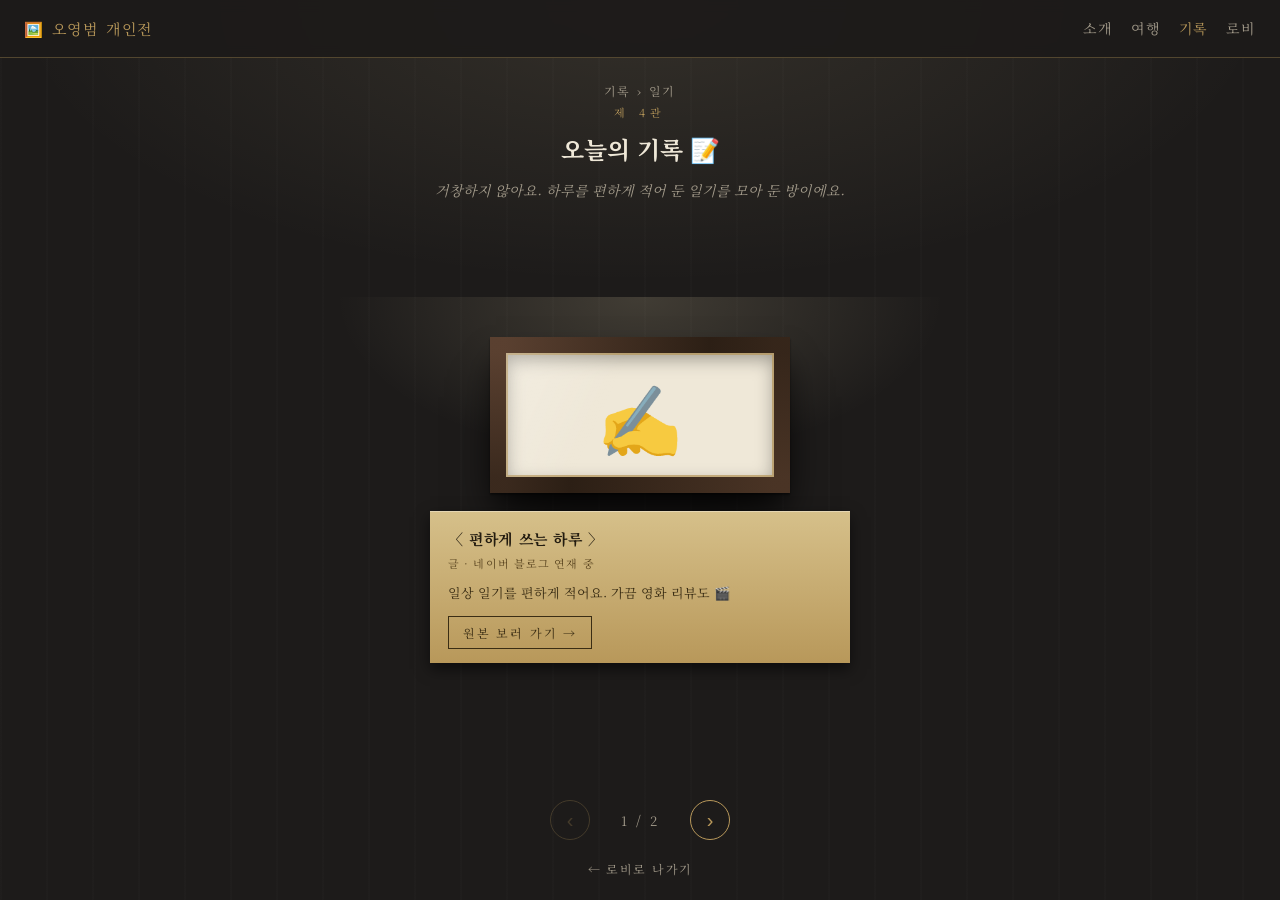
<file: records.html>
<!doctype html>
<html lang="ko">
<head>
  <meta charset="utf-8">
  <meta name="viewport" content="width=device-width, initial-scale=1">
  <title>기록 · 오영범 개인전</title>
  <meta name="description" content="오영범 개인전 제4관: 일기와 기록">
  <link rel="icon" href="ant.svg" type="image/svg+xml">
  <link rel="preconnect" href="https://fonts.googleapis.com">
  <link rel="preconnect" href="https://fonts.gstatic.com" crossorigin>
  <link rel="stylesheet" href="https://fonts.googleapis.com/css2?family=Noto+Serif+KR:wght@400;700&display=swap">
  <link rel="stylesheet" href="exhibition.css?v=13">
</head>
<body class="gallery room">

  <nav class="menu">
    <a class="logo" href="exhibition.html">🖼️ 오영범 개인전</a>
    <ul>
      <li class="has-sub">
        <a href="about.html">소개</a>
        <ul class="submenu">
          <li><a href="about.html#path">걸어온 길</a></li>
          <li><a href="about.html#challenge">지금의 도전</a></li>
          <li><a href="about.html#personality">성격</a></li>
          <li><a href="about.html#values">가치관</a></li>
          <li><a href="about.html#note">작가 노트</a></li>
        </ul>
      </li>
      <li class="has-sub">
        <a href="domestic.html">여행</a>
        <ul class="submenu">
          <li><a href="domestic.html">국내</a></li>
          <li><a href="overseas.html">국외</a></li>
        </ul>
      </li>
      <li><a href="records.html" aria-current="page">기록</a></li>
      <li><a href="exhibition.html">로비</a></li>
    </ul>
  </nav>

  <main class="room-page">
    <div class="room-head">
      <p class="crumb">기록 › 일기</p>
      <p class="room-no">제 4관</p>
      <h2>오늘의 기록 📝</h2>
      <p class="room-intro">거창하지 않아요. 하루를 편하게 적어 둔 일기를 모아 둔 방이에요.</p>
    </div>

    <div class="tabs" role="tablist" aria-label="소분류"></div>

    <div class="stage">

      <div class="sub" data-slug="diary" data-name="일기">
        <figure class="frame">
          <div class="art">
            <span class="big">✍️</span>
          </div>
          <figcaption class="plate">
            <strong>〈 편하게 쓰는 하루 〉</strong>
            <span class="meta">글 · 네이버 블로그 연재 중</span>
            <span class="desc">일상 일기를 편하게 적어요. 가끔 영화 리뷰도 🎬</span>
            <a class="btn small-btn" href="https://blog.naver.com/beomgaemi" target="_blank" rel="noopener noreferrer">원본 보러 가기 →</a>
          </figcaption>
        </figure>

        <figure class="frame empty">
          <div class="art"><span class="big">🖼️</span></div>
          <figcaption class="plate">
            <strong>〈 준비 중 〉</strong>
            <span class="desc">마음에 드는 일기 한 편을 골라 이곳에 걸어 둘 예정이에요.</span>
          </figcaption>
        </figure>
      </div>

    </div>

    <div class="pager" aria-label="작품 넘기기">
      <button class="prev" type="button" aria-label="이전 작품">‹</button>
      <span class="counter" aria-live="polite"></span>
      <button class="next" type="button" aria-label="다음 작품">›</button>
    </div>

    <a class="back-lobby" href="exhibition.html">← 로비로 나가기</a>
  </main>

  <script src="exhibition.js"></script>
</body>
</html>
</file>
<file: style.css>
/* 색깔을 한곳에 모아 두면 나중에 바꾸기 쉬워요 */
:root {
  --bg: #0f1722;       /* 배경 (푸른 기가 도는 남색) */
  --text: #e8e8ea;     /* 글자 */
  --muted: #8b8f98;    /* 흐린 글자 */
  --accent: #4cc38a;   /* 포인트 색 (초록) */
  --card: #172233;     /* 카드 배경 */
  --line: #25344a;     /* 카드 테두리 */
}

/* 페이지 전체 */
body {
  background: var(--bg);
  color: var(--text);
  font-family: "Malgun Gothic", system-ui, sans-serif;
  line-height: 1.7;          /* 줄 간격 */
  max-width: 600px;          /* 글이 너무 넓게 퍼지지 않게 */
  margin: 0 auto;            /* 가운데 정렬 */
  padding: 48px 20px;
}

/* 제목 */
h1 {
  font-size: 36px;
  color: var(--accent);
}

h2 {
  font-size: 22px;
  margin-top: 40px;
  padding-bottom: 6px;
  border-bottom: 2px solid var(--accent);
}

/* 부드럽게 스크롤 이동 */
html {
  scroll-behavior: smooth;
}

section, .hero {
  scroll-margin-top: 70px;      /* 메뉴에 제목이 가려지지 않게 */
}

/* 위쪽 메뉴 */
.menu {
  position: sticky;             /* 스크롤해도 위에 붙어 있어요 */
  top: 0;
  z-index: 10;
  display: flex;
  justify-content: space-between;
  align-items: center;
  margin: -48px -20px 0;        /* body 여백을 상쇄해서 끝까지 붙게 */
  padding: 12px 20px;
  background: rgba(15, 23, 34, .9);
  backdrop-filter: blur(6px);
  border-bottom: 1px solid var(--line);
}

.menu ul {
  display: flex;
  gap: 4px;
  list-style: none;
  margin: 0;
  padding: 0;
}

.menu a {
  color: var(--text);
  text-decoration: none;
  padding: 6px 10px;
  border-radius: 8px;
  white-space: nowrap;          /* "만든 것"처럼 띄어쓰기가 있어도 줄바꿈하지 않아요 */
}

.menu ul a:hover {
  background: var(--card);
  color: var(--accent);
}

.menu .logo {
  font-weight: 700;
  color: var(--accent);
}

/* 첫 화면 */
.hero {
  text-align: center;
  padding-top: 32px;
}

.ant {
  width: 220px;
  max-width: 70%;
  height: auto;
  animation: bob 1.6s ease-in-out infinite;   /* 통통 뛰는 움직임 */
}

@keyframes bob {
  0%, 100% { transform: translateY(0) rotate(-2deg); }
  50%      { transform: translateY(-10px) rotate(2deg); }
}

/* Java 공부 기록 */
.status {
  color: var(--muted);
  margin: 0 0 14px;
}

.status b {
  color: var(--accent);
}

.topics {
  list-style: none;
  margin: 0 0 16px;
  padding: 0;
  display: grid;
  gap: 8px;
}

.topics li {
  display: flex;
  align-items: baseline;
  flex-wrap: wrap;
  gap: 4px 10px;
  padding: 10px 14px;
  background: var(--card);
  border: 1px solid var(--line);
  border-radius: 10px;
}

.topics li::before {              /* 초록 체크 */
  content: "✓";
  color: var(--accent);
  font-weight: 700;
}

.topics small {
  color: var(--muted);
  font-size: 13px;
}

/* 여행 버킷리스트 */
.dream {
  text-align: center;
  padding: 28px 20px;
  margin-bottom: 12px;
  background: linear-gradient(160deg, #1b2c44, var(--card));
}

.dream .flag {
  display: block;
  margin: 0 auto;
  border-radius: 4px;
  box-shadow: 0 2px 8px rgba(0, 0, 0, .4);
}

.dream .big {
  font-size: 52px;
  line-height: 1;
}

.dream h3 {
  margin: 8px 0 4px;
  font-size: 22px;
}

.dream p {
  margin: 0;
  color: var(--muted);
}

/* 비어 있는 칸 (점선) */
.empty-card {
  border-style: dashed;
  background: transparent;
  color: var(--muted);
}

.empty-card:hover {
  transform: none;
  border-color: var(--line);
}

.empty-card p {
  margin: 0;
}

/* 맨 아래, 맨 위로 버튼 */
.footer {
  margin-top: 56px;
  padding-top: 20px;
  border-top: 1px solid var(--line);
  text-align: center;
  color: var(--muted);
  font-size: 14px;
}

.to-top {
  position: fixed;
  right: 18px;
  bottom: 18px;
  width: 44px;
  height: 44px;
  display: flex;
  align-items: center;
  justify-content: center;
  border-radius: 50%;
  background: var(--accent);
  color: #08140e;
  font-size: 22px;
  font-weight: 700;
  text-decoration: none;
  box-shadow: 0 4px 12px rgba(0, 0, 0, .4);
}

.to-top:hover {
  filter: brightness(1.1);
}

/* 폰처럼 좁은 화면 (화면 폭이 520px 이하일 때) */
@media (max-width: 520px) {
  body {
    padding: 36px 14px;
  }

  .menu {
    margin: -36px -14px 0;
    padding: 10px 12px;
  }

  .menu ul {
    gap: 0;
  }

  .menu a {
    padding: 6px 7px;
    font-size: 14px;
  }

  .menu .logo {
    font-size: 14px;
  }

  h1 {
    font-size: 27px;
  }

  h2 {
    font-size: 20px;
  }

  .ant {
    width: 180px;
  }

  .timeline {
    padding-left: 18px;
  }

  .timeline li {
    padding: 10px 12px;
    gap: 10px;
  }

  .timeline li::before {
    left: -26px;                /* 세로줄 위에 점이 오도록 위치 보정 */
  }

  .blog .btn {
    width: 100%;
    text-align: center;
  }
}

/* 움직임을 줄여 달라고 설정한 사람은 멈춰요 */
@media (prefers-reduced-motion: reduce) {
  .ant { animation: none; }
  html { scroll-behavior: auto; }
}

.left { text-align: left; }

/* 소개: 지금 하는 일 */
.badge {
  display: inline-block;
  margin: 0 0 8px;
  padding: 2px 12px;
  border-radius: 999px;
  background: var(--accent);
  color: #08140e;
  font-size: 13px;
  font-weight: 700;
}

.now {
  border-left: 4px solid var(--accent);
}

.now h3 {
  margin: 0 0 4px;
  font-size: 20px;
}

.now p {
  margin: 0;
  color: var(--muted);
}

.sub {
  margin: 32px 0 14px;
  font-size: 17px;
}

/* 타임라인: 왼쪽 세로줄 + 동그라미 */
.timeline {
  list-style: none;
  margin: 0;
  padding: 0 0 0 20px;
  border-left: 2px solid var(--line);
}

.timeline li {
  position: relative;
  display: flex;
  align-items: center;
  gap: 14px;
  margin-bottom: 12px;
  padding: 12px 16px;
  background: var(--card);
  border: 1px solid var(--line);
  border-radius: 12px;
}

.timeline li::before {            /* 세로줄 위의 점 */
  content: "";
  position: absolute;
  left: -29px;
  top: 50%;
  width: 14px;
  height: 14px;
  margin-top: -7px;
  border-radius: 50%;
  background: var(--bg);
  border: 3px solid var(--line);
}

.timeline .now-step {
  border-color: var(--accent);
}

.timeline .now-step::before {
  border-color: var(--accent);
  background: var(--accent);
}

.timeline .icon {
  font-size: 26px;
}

.timeline strong {
  display: block;
}

.when {
  color: var(--muted);
  font-size: 14px;
}
/* 키워드 태그 */
.tags {
  display: flex;
  flex-wrap: wrap;
  gap: 8px;
  margin: 24px 0;
}

.tag {
  padding: 4px 12px;
  border: 1px solid var(--accent);
  border-radius: 999px;
  color: var(--accent);
  font-size: 14px;
}

/* 블로그 카드 */
.blog {
  display: flex;
  justify-content: space-between;
  align-items: center;
  gap: 16px;
  flex-wrap: wrap;
  text-align: left;
}

.blog h3 {
  margin: 0;
  font-size: 17px;
}

a.card.link {
  display: block;
  color: inherit;
  text-decoration: none;
}

.small {
  color: var(--muted);
  font-size: 14px;
  margin: 4px 0 0;
}

/* 한글이 글자 중간에서 끊기지 않고 단어(띄어쓰기) 단위로 줄바꿈되게 해요 */
.card h3,
.small {
  word-break: keep-all;
  text-wrap: balance;   /* 두 줄이 되더라도 길이를 비슷하게 맞춰요 */
}

/* 카드: 둥근 모서리의 상자 */
.cards {
  display: grid;
  grid-template-columns: repeat(auto-fit, minmax(150px, 1fr));  /* 화면이 좁으면 알아서 줄바꿈 */
  gap: 16px;
}

.card {
  background: var(--card);
  border: 1px solid var(--line);
  border-radius: 14px;
  padding: 20px;
  text-align: center;
  transition: transform .2s, border-color .2s;
}

.card:hover {
  transform: translateY(-4px);          /* 마우스를 올리면 살짝 떠올라요 */
  border-color: var(--accent);
}

.card h3 {
  margin: 8px 0 0;
  font-size: 18px;
}

.emoji {
  font-size: 32px;
}

/* 연락처 카드 */
.contact p {
  margin-top: 0;
}

/* 버튼 */
.btn {
  display: inline-block;
  background: var(--accent);
  color: #08140e;
  font-weight: 700;
  text-decoration: none;
  padding: 10px 20px;
  border-radius: 10px;
}

.btn:hover {
  filter: brightness(1.1);
}

button.btn {                      /* <button>으로 만든 버튼도 같은 모양으로 */
  border: none;
  cursor: pointer;
  font: inherit;
  font-weight: 700;
}

.footer .btn {
  margin-bottom: 14px;
}
</file>
<file: exhibition.css>
/* 오영범 개인전 - 전시장 스타일 (style.css와 별개로 따로 만든 파일이에요) */
:root {
  --wall: #1d1b1a;        /* 벽: 짙은 목탄색 */
  --wall-light: #2a2624;  /* 조명이 닿는 벽 */
  --ivory: #efe8d8;       /* 액자 매트, 글자 */
  --muted: #a39b8b;       /* 흐린 글자 */
  --brass: #b8985a;       /* 황동 포인트 */
  --wood: #3b2a1e;        /* 액자 나무 */
  --wine: #5a1f2b;        /* 와인색 포인트 */
  --serif: "Noto Serif KR", "Batang", "Times New Roman", serif;
}

* { box-sizing: border-box; }

html { scroll-behavior: smooth; }

body.gallery {
  margin: 0;
  color: var(--ivory);
  font-family: var(--serif);
  line-height: 1.8;
  /* 벽: 위에서 내려오는 조명 + 은은한 세로 줄무늬 */
  background:
    radial-gradient(ellipse 70% 45% at 50% 0%, rgba(255, 232, 180, .10), transparent 70%),
    repeating-linear-gradient(90deg, rgba(255,255,255,.012) 0 2px, transparent 2px 46px),
    var(--wall);
  background-attachment: fixed;
  overflow-x: hidden;
}

a { color: inherit; }

/* ---------- 위쪽 메뉴 ---------- */
.menu {
  position: sticky;
  top: 0;
  z-index: 10;
  display: flex;
  justify-content: space-between;
  align-items: center;
  padding: 14px 24px;
  background: rgba(29, 27, 26, .92);
  backdrop-filter: blur(6px);
  border-bottom: 1px solid rgba(184, 152, 90, .35);
}

.menu .logo {
  text-decoration: none;
  letter-spacing: .12em;
  font-size: 15px;
  color: var(--brass);
  white-space: nowrap;
}

.menu ul {
  display: flex;
  gap: 18px;
  margin: 0;
  padding: 0;
  list-style: none;
}

.menu ul a {
  text-decoration: none;
  font-size: 14px;
  color: var(--muted);
  white-space: nowrap;
  letter-spacing: .06em;
  transition: color .2s;
}

.menu ul a:hover { color: var(--ivory); }

/* ---------- 펼쳐지는 메뉴 (마우스를 올리면 아래에 소분류가 나와요) ---------- */
.menu li.has-sub { position: relative; }

.menu ul.submenu {
  display: none;
  position: absolute;
  top: 100%;                      /* 메뉴 바로 아래에 붙여서 마우스가 이동하는 중에 닫히지 않게 */
  left: 50%;
  transform: translateX(-50%);
  flex-direction: column;
  gap: 0;
  min-width: 140px;
  margin: 0;
  padding: 8px 0;
  list-style: none;
  background: rgba(29, 27, 26, .98);
  border: 1px solid rgba(184, 152, 90, .4);
  box-shadow: 0 14px 26px rgba(0, 0, 0, .55);
  animation: drop .18s ease both;
}

.menu li.has-sub:hover > .submenu,
.menu li.has-sub:focus-within > .submenu { display: flex; }

.menu .submenu a {
  display: block;
  padding: 8px 20px;
  font-size: 13px;
  text-align: center;
}

.menu .submenu a:hover {
  background: rgba(184, 152, 90, .15);
  color: var(--ivory);
}

@keyframes drop {
  from { opacity: 0; transform: translate(-50%, -6px); }
  to   { opacity: 1; transform: translate(-50%, 0); }
}

/* 위쪽 큰 메뉴가 열려 있는 동안 글자색 표시 */
.menu li.has-sub:hover > a { color: var(--ivory); }

/* ---------- 입구 ---------- */
.entrance {
  position: relative;
  text-align: center;
  padding: 56px 20px 40px;
}

.kicker {
  margin: 0;
  letter-spacing: .5em;
  font-size: 11px;
  color: var(--brass);
}

.entrance h1 {
  margin: 20px 0 8px;
  font-size: 46px;
  font-weight: 400;
  letter-spacing: .14em;
  color: var(--ivory);
}

/* 제목 아래 황동 줄 */
.entrance h1::after {
  content: "";
  display: block;
  width: 64px;
  height: 1px;
  margin: 22px auto 0;
  background: var(--brass);
}

.subtitle {
  margin: 20px 0 8px;
  font-size: 17px;
  font-style: italic;
  color: var(--muted);
}

/* 로비 맨 앞의 작가 초상 */
.lobby-wrap {
  display: grid;
  grid-template-columns: minmax(0, 1fr);
  justify-items: center;
  max-width: 1180px;
  margin: 0 auto;
  padding: 30px 20px 0;
}

.lobby-info { width: 100%; }

.lobby-portrait {
  margin: 0 0 8px;
  text-align: center;
}

/* 넓은 화면(컴퓨터): 왼쪽 초상 + 오른쪽 제목·안내도로 한 화면에 담아요 */
@media (min-width: 900px) {
  .lobby-wrap {
    grid-template-columns: auto minmax(0, 1fr);
    gap: 64px;
    align-items: center;
    padding-top: 28px;
  }

  .lobby-portrait { margin: 0; }

  .lobby-wrap .lobby-portrait .art.photo img {
    max-height: min(580px, calc(100vh - 170px));
    max-height: min(580px, calc(100dvh - 170px));
  }

  .lobby-info .entrance { padding: 0 0 22px; }
  .lobby-info .entrance h1 { margin: 12px 0 4px; font-size: 40px; }
  .lobby-info .entrance h1::after { margin-top: 16px; }
  .lobby-info .subtitle { margin: 14px 0 6px; }
  .lobby-info .preface { margin-bottom: 10px; }
  .lobby-info .hall-info { margin-bottom: 0; }
  /* 안내도: 소개는 윗줄 전체, 여행과 기록은 나란히 */
  .lobby-info .map {
    display: grid;
    grid-template-columns: 1fr 1fr;
    column-gap: 26px;
    max-width: 540px;
    margin: 0 auto;
    padding: 16px 24px;
  }
  .lobby-info .map-title { grid-column: 1 / -1; margin-bottom: 8px; }
  .lobby-info .map-group:first-of-type { grid-column: 1 / -1; }
  .lobby-info .map-group + .map-group { margin-top: 10px; padding-top: 10px; }
  .lobby-info .lv1 { margin-bottom: 4px; font-size: 16px; }
  .lobby-info .lv2-row { padding: 2px 0 2px 12px; margin-left: 6px; }
}

/* 화면이 낮으면 안내 문구를 줄여요 */
@media (min-width: 900px) and (max-height: 820px) {
  .lobby-info .hall-info { display: none; }
  .lobby-info .entrance h1 { font-size: 34px; }
}

.lobby-portrait .art.photo {
  width: fit-content;
  min-height: 0;
  margin: 0 auto;
  padding: 14px;
  border-width: 11px;
}

.lobby-portrait .art.photo img {
  display: block;
  width: auto;
  max-width: 100%;
  height: auto;
  max-height: 300px;
}

.lobby-portrait figcaption {
  margin-top: 14px;
  font-size: 11px;
  letter-spacing: .4em;
  color: var(--brass);
}

/* 입구의 소개 문장 */
.preface {
  margin: 0 0 18px;
  font-size: 14px;
  color: var(--muted);
  word-break: keep-all;
}

.hall-info {
  margin: 0 0 36px;
  font-size: 13px;
  color: var(--muted);
  letter-spacing: .08em;
}

.btn {
  display: inline-block;
  padding: 11px 30px;
  border: 1px solid var(--brass);
  color: var(--brass);
  text-decoration: none;
  font-family: var(--serif);
  font-size: 14px;
  letter-spacing: .15em;
  transition: background .25s, color .25s;
}

.btn:hover {
  background: var(--brass);
  color: var(--wall);
}

/* ---------- 전시관 ---------- */
section {
  position: relative;
  max-width: 560px;
  margin: 0 auto;
  padding: 72px 20px 24px;
  scroll-margin-top: 50px;
}

.room-no {
  margin: 0;
  text-align: center;
  letter-spacing: .5em;
  font-size: 11px;
  color: var(--brass);
}

section h2 {
  margin: 10px 0 0;
  text-align: center;
  font-size: 26px;
  font-weight: 400;
  letter-spacing: .1em;
}

.room-intro {
  margin: 14px 0 56px;
  text-align: center;
  font-size: 14px;
  font-style: italic;
  color: var(--muted);
  word-break: keep-all;
}

/* 벽 아래쪽의 몰딩(걸레받이) 선 */
section::after {
  content: "";
  display: block;
  height: 14px;
  margin-top: 40px;
  border-top: 1px solid rgba(184, 152, 90, .35);
  border-bottom: 1px solid rgba(184, 152, 90, .15);
}

/* ---------- 액자 (입체) ---------- */
.frame {
  position: relative;
  margin: 0 0 88px;
  perspective: 900px;           /* 원근감: 이게 있어야 기울어질 때 입체로 보여요 */
}

/* 위에서 내려오는 작품 조명 */
.frame::before {
  content: "";
  position: absolute;
  top: -70px;
  left: 50%;
  width: 150%;
  height: 120%;
  transform: translateX(-50%);
  background: radial-gradient(ellipse 45% 55% at 50% 0%, rgba(255, 236, 190, .16), transparent 75%);
  pointer-events: none;
}

.art {
  position: relative;
  display: flex;
  align-items: center;
  justify-content: center;
  min-height: 210px;
  padding: 40px;
  margin: 0 auto;
  width: min(100%, 380px);
  color: #2a2622;
  /* 아이보리 매트 */
  background: var(--ivory);
  /* 나무 액자: 두꺼운 테두리 + 안쪽 그림자 + 바깥 그림자 */
  border: 16px solid var(--wood);
  border-image: linear-gradient(135deg, #5a4030, #2c1f15 50%, #4a3425) 1;
  box-shadow:
    inset 0 0 0 2px rgba(184, 152, 90, .7),     /* 안쪽 황동 선 */
    inset 0 6px 18px rgba(0, 0, 0, .35),        /* 매트 안쪽 깊이 */
    0 2px 2px rgba(0, 0, 0, .5),
    0 18px 30px -6px rgba(0, 0, 0, .7),         /* 벽에 드리운 그림자 */
    0 40px 60px -20px rgba(0, 0, 0, .6);
  transform-style: preserve-3d;
  transform: rotateX(var(--rx, 0deg)) rotateY(var(--ry, 0deg));
  transition: transform .25s ease-out;
  will-change: transform;
}

.art .big { font-size: 68px; line-height: 1; filter: saturate(.85); }

.art svg {
  box-shadow: 0 3px 10px rgba(0, 0, 0, .35);
}

/* 사진이 들어가는 액자: 매트를 얇게, 액자는 가로로 넓게 */
.art.photo {
  width: min(100%, 520px);
  min-height: 0;
  padding: 22px;
}

.art.photo img {
  display: block;
  width: 100%;
  height: auto;
  box-shadow: 0 0 0 1px rgba(0, 0, 0, .25), 0 3px 10px rgba(0, 0, 0, .35);
}

/* 세로 사진(책 표지): 좁은 액자, 이미지 맨 위의 제목 줄은 잘라 내요 */
.art.photo.portrait {
  width: min(100%, 300px);
}

.art.photo.portrait img {
  aspect-ratio: 580 / 920;
  object-fit: cover;
  object-position: bottom;
}

/* 음식 사진: 세로로 긴 사진은 비율 그대로, 폭만 좁게 */
.art.photo.food {
  width: min(100%, 340px);
}

/* 액자 위에 비치는 유리 반사 */
.art::after {
  content: "";
  position: absolute;
  inset: 0;
  background: linear-gradient(115deg, rgba(255,255,255,.22) 0%, transparent 38%, transparent 100%);
  pointer-events: none;
}

/* ---------- 작품 설명판 ---------- */
.plate {
  position: relative;
  display: grid;
  gap: 2px;
  width: min(100%, 300px);
  margin: 30px auto 0;
  padding: 14px 18px;
  background: linear-gradient(180deg, #d6c08a, #b8985a);   /* 황동 판 */
  color: #231c10;
  text-align: left;
  word-break: keep-all;
  box-shadow: 0 6px 14px rgba(0, 0, 0, .55), inset 0 1px 0 rgba(255,255,255,.35);
}

.plate strong {
  font-size: 15px;
  font-weight: 700;
  letter-spacing: .04em;
}

.plate .meta {
  font-size: 11px;
  letter-spacing: .1em;
  color: #5a4520;
}

.plate .desc {
  margin-top: 6px;
  font-size: 13px;
  line-height: 1.7;
  color: #3a2d14;
}

.small-btn {
  justify-self: start;
  margin-top: 10px;
  padding: 5px 14px;
  font-size: 12px;
  border-color: #3a2d14;
  color: #3a2d14;
}

.small-btn:hover {
  background: #3a2d14;
  color: #d6c08a;
}

/* ---------- 아직 비어 있는 액자 ---------- */
.frame.empty .art {
  background: transparent;
  border: 1px dashed rgba(184, 152, 90, .45);
  border-image: none;
  box-shadow: none;
  color: var(--muted);
  opacity: .75;
}

.frame.empty .art::after { display: none; }

.frame.empty .plate {
  background: transparent;
  box-shadow: none;
  border: 1px solid rgba(184, 152, 90, .3);
  color: var(--muted);
}

.frame.empty .plate .desc { color: var(--muted); }

/* ---------- 전시 안내도 (대분류 › 중분류 › 소분류) ---------- */
.map {
  max-width: 420px;
  margin: 0 auto 8px;
  padding: 26px 28px;
  border: 1px solid rgba(184, 152, 90, .45);
  background: rgba(255, 255, 255, .02);
  box-shadow: inset 0 0 0 4px var(--wall), inset 0 0 0 5px rgba(184, 152, 90, .25);
}

.map-title {
  margin: 0 0 18px;
  text-align: center;
  letter-spacing: .4em;
  font-size: 11px;
  color: var(--brass);
}

.map-group + .map-group {
  margin-top: 18px;
  padding-top: 18px;
  border-top: 1px solid rgba(184, 152, 90, .2);
}

.lv1 {
  margin: 0 0 8px;
  font-size: 18px;
  letter-spacing: .2em;
  color: var(--ivory);
}

.lv2-row {
  display: flex;
  align-items: baseline;
  flex-wrap: wrap;
  gap: 6px 14px;
  margin-left: 14px;
  padding: 4px 0 4px 14px;
  border-left: 1px solid rgba(184, 152, 90, .4);
}

.lv2 {
  min-width: 42px;
  text-decoration: none;
  font-size: 15px;
  color: var(--brass);
  letter-spacing: .08em;
}

.lv3-list {
  display: flex;
  flex-wrap: wrap;
  gap: 4px 8px;
}

.lv3-list a {
  padding: 1px 12px;
  border: 1px solid rgba(239, 232, 216, .25);
  border-radius: 999px;
  text-decoration: none;
  font-size: 13px;
  color: var(--muted);
  transition: color .2s, border-color .2s;
}

.lv3-list a:hover,
.lv2:hover {
  color: var(--ivory);
  border-color: var(--brass);
}

/* ---------- 분류 표시 (전시관 위 경로, 소분류 제목) ---------- */
.crumb {
  margin: 0 0 6px;
  text-align: center;
  font-size: 12px;
  letter-spacing: .15em;
  color: var(--muted);
}

.sub {
  scroll-margin-top: 60px;
}

.sub + .sub {
  margin-top: 24px;
}

.sub-title {
  display: flex;
  align-items: center;
  gap: 14px;
  margin: 0 0 48px;
  font-size: 20px;
  font-weight: 400;
  letter-spacing: .15em;
  color: var(--ivory);
}

.sub-title small {
  font-size: 10px;
  letter-spacing: .3em;
  color: var(--brass);
}

/* 소분류 제목 뒤로 이어지는 가는 선 */
.sub-title::after {
  content: "";
  flex: 1;
  height: 1px;
  background: rgba(184, 152, 90, .35);
}

/* ---------- 로비의 문 (안내도에서 전시관으로 들어가기) ---------- */
.lv2.door {
  display: inline-block;
  min-width: 0;
  padding: 3px 14px;
  border: 1px solid var(--brass);
  font-size: 15px;
}

.lv2.door::after {
  content: " 입장 →";
  font-size: 11px;
  letter-spacing: .1em;
  color: var(--muted);
}

.lv2.door:hover {
  background: var(--brass);
  color: var(--wall);
}

.lv2.door:hover::after { color: var(--wall); }

/* ---------- 전시관 페이지 (스크롤 없이 한 점씩 보기) ---------- */
body.room {
  display: flex;
  flex-direction: column;
  min-height: 100vh;
  min-height: 100dvh;
}

.menu ul a[aria-current="page"] { color: var(--brass); }

.room-page {
  flex: 1;
  display: flex;
  flex-direction: column;
  width: 100%;
  max-width: 640px;
  margin: 0 auto;
  padding: 22px 20px 20px;
}

.room-head { text-align: center; }
.room-head .crumb { margin-bottom: 2px; }
.room-head .room-no { margin: 0; }
.room-head h2 { margin: 4px 0 0; font-size: 24px; }
.room-head .room-intro { margin: 8px 0 14px; }

/* 소분류 탭 */
.tabs {
  display: flex;
  justify-content: center;
  gap: 10px;
  margin: 0 0 8px;
}

.tabs button {
  padding: 5px 20px;
  border: 1px solid rgba(184, 152, 90, .5);
  background: transparent;
  color: var(--muted);
  font-family: var(--serif);
  font-size: 14px;
  letter-spacing: .12em;
  cursor: pointer;
  transition: background .2s, color .2s;
}

.tabs button:hover { color: var(--ivory); }

.tabs button.is-active {
  background: var(--brass);
  border-color: var(--brass);
  color: var(--wall);
}

/* 작품 무대: 한 번에 한 점만 */
.stage {
  flex: 1;
  display: flex;
  flex-direction: column;
  justify-content: center;
  align-items: center;
  min-height: 0;
}

.stage .sub { width: 100%; }
.stage .frame { margin: 0; }
.stage .frame::before { top: -40px; }

.js .sub { display: none; }
.js .sub.is-active { display: block; }
.js .frame { display: none; }
.js .frame.is-active { display: block; animation: hang .5s ease both; }
.js .sub-title { display: none; }

@keyframes hang {
  from { opacity: 0; transform: translateY(10px); }
  to   { opacity: 1; transform: none; }
}

/* 무대 안에서는 화면 높이에 맞춰 사진 크기를 제한해요 */
.stage .frame .art { min-height: 0; }
.stage .frame .art.photo {
  display: flex;
  width: fit-content;       /* 액자 폭을 사진 크기에 딱 맞춰요 */
  max-width: 100%;
  padding: 16px;
  border-width: 12px;
}

.stage .frame .art.photo img {
  width: auto;
  max-width: 100%;
  height: auto;
  /* 화면 높이에서 제목·탭·설명판·버튼 자리를 뺀 만큼만 사진에 써요 */
  max-height: max(150px, calc(100vh - 570px));
  max-height: max(150px, calc(100dvh - 570px));
  aspect-ratio: auto;
  object-fit: contain;
}

.stage .frame .art:not(.photo) { min-height: 130px; width: min(100%, 300px); padding: 28px; }
.stage .plate { width: min(100%, 420px); margin-top: 18px; }

/* 화면이 낮으면 부가 설명을 줄여서 한 화면에 담아요 */
@media (max-height: 720px) {
  .room-head .room-intro,
  .back-lobby { display: none; }
  .room-head .room-no { display: none; }
  .room-head h2 { margin-bottom: 10px; }
}

/* 키워드 액자: 액자 안에 해시태그를 글씨로 걸어요 */
.tag-art {
  display: flex;
  flex-wrap: wrap;
  justify-content: center;
  gap: 8px;
}

.tag-art span {
  padding: 3px 14px;
  border: 1px solid #8a7556;
  border-radius: 999px;
  font-size: 14px;
  color: #4b3b2e;
}

/* 작가 노트: 액자 안에 문장을 크게 걸어요 */
.stage .frame .art.note {
  width: min(100%, 440px);
  min-height: 190px;
}

.note-text {
  margin: 0;
  text-align: center;
  font-size: 20px;
  line-height: 1.9;
  letter-spacing: .04em;
  color: #2a2622;
  word-break: keep-all;
}

/* 이전 / 다음 */
.pager {
  display: flex;
  align-items: center;
  justify-content: center;
  gap: 22px;
  margin-top: 18px;
}

.pager[hidden], .tabs[hidden] { display: none; }

.pager button {
  width: 40px;
  height: 40px;
  border: 1px solid var(--brass);
  border-radius: 50%;
  background: transparent;
  color: var(--brass);
  font-size: 20px;
  line-height: 1;
  cursor: pointer;
  transition: background .2s, color .2s;
}

.pager button:hover:not(:disabled) { background: var(--brass); color: var(--wall); }
.pager button:disabled { opacity: .25; cursor: default; }

.pager .counter {
  min-width: 56px;
  text-align: center;
  font-size: 13px;
  letter-spacing: .2em;
  color: var(--muted);
}

/* 로비로 돌아가는 길 */
.back-lobby {
  align-self: center;
  margin-top: 18px;
  font-size: 12px;
  letter-spacing: .12em;
  color: var(--muted);
  text-decoration: none;
}

.back-lobby:hover { color: var(--ivory); }

/* ---------- 출구 ---------- */
.exit {
  max-width: 560px;
  margin: 0 auto;
  padding: 56px 20px 48px;
  text-align: center;
  color: var(--muted);
  font-size: 12px;
  letter-spacing: .08em;
}

.exit .thanks {
  margin: 0 0 22px;
  font-size: 17px;
  font-style: italic;
  color: var(--ivory);
  letter-spacing: .05em;
}

.exit .btn { margin-bottom: 28px; }

/* 맨 위로 버튼 */
.to-top {
  position: fixed;
  right: 18px;
  bottom: 18px;
  width: 42px;
  height: 42px;
  display: flex;
  align-items: center;
  justify-content: center;
  border: 1px solid var(--brass);
  background: rgba(29, 27, 26, .9);
  color: var(--brass);
  text-decoration: none;
  font-size: 18px;
}

.to-top:hover { background: var(--brass); color: var(--wall); }

/* ---------- 폰처럼 좁은 화면 ---------- */
@media (max-width: 520px) {
  .menu { padding: 12px 14px; }
  .menu ul { gap: 12px; }
  .entrance { padding: 72px 16px 56px; }
  .entrance h1 { font-size: 32px; letter-spacing: .08em; }
  .art { min-height: 170px; padding: 28px; border-width: 12px; }
  .frame { margin-bottom: 64px; }
}

/* 움직임을 줄여 달라고 설정한 사람은 멈춰요 */
@media (prefers-reduced-motion: reduce) {
  html { scroll-behavior: auto; }
  .art { transition: none; transform: none !important; }
}
</file>
